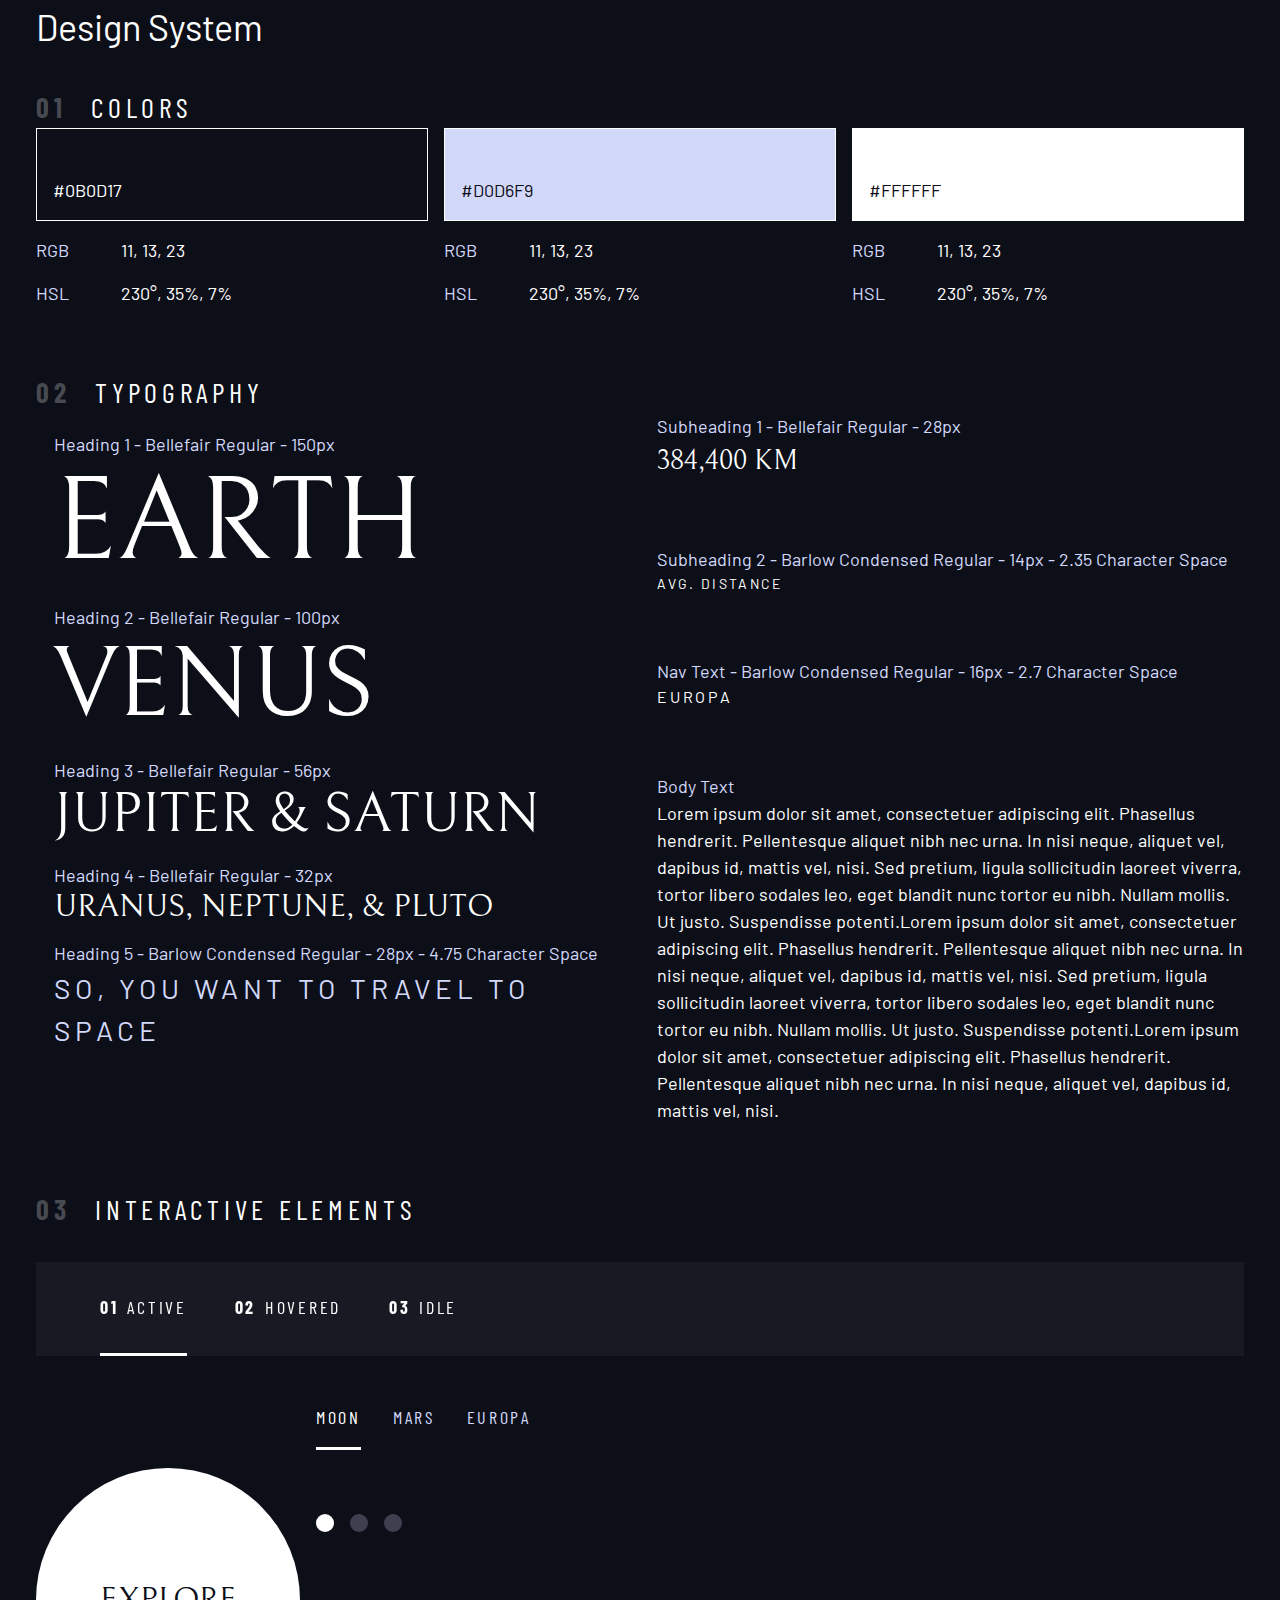
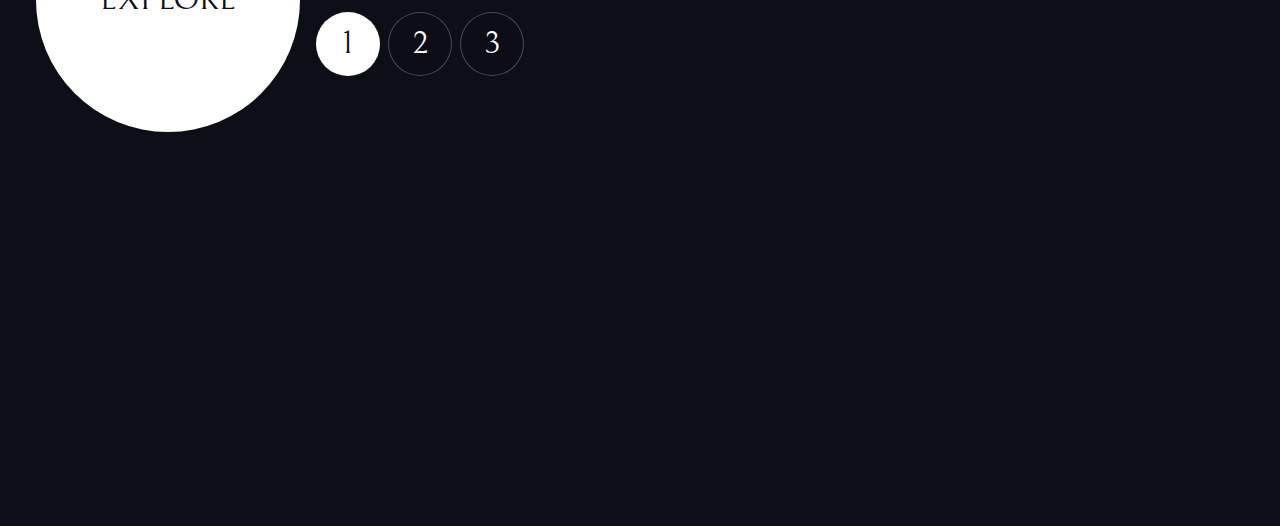
<file: design-system.html>
<!-- lesson 7-9 color utility classes challenges-->
<!DOCTYPE html>
  <head>
    <link rel="stylesheet" href="index.css" />
    <title>Design system</title>
    <!-- google fonts -->
    <link rel="preconnect" href="https://fonts.googleapis.com" />
    <link rel="preconnect" href="https://fonts.gstatic.com" crossorigin />
    <link
      href="https://fonts.googleapis.com/css2?family=Barlow&family=Barlow+Condensed&family=Bellefair&display=swap"
      rel="stylesheet"
    />

    <link rel="stylesheet" href="index.css" />
  </head>
  <body>
    <!-- CHALLENGE ----------------
             1. Give the first div a light blue background and dark text color
             2. Give the second div a white background and dark text color
             3. Give the third div a light blue background with a 20% alpha value and white text
        --------------------------- -->

    <div class="container">
      <h1>Design System</h1>
      <section id="colors">
        <h2 class="numbered-title"><span>01</span> colors</h2>
        <div class="flex">
          <div class="flow flow-space" style="flex-grow: 1">
            <div
              class="bg-dark text-white"
              style="padding: 3rem 1rem 1rem; border: 1px solid white"
            >
              #0B0D17
            </div>
            <p class=""><span class="text-accent">RGB</span> 11, 13, 23</p>
            <p class=""><span class="text-accent">HSL</span> 230°, 35%, 7%</p>
          </div>
          <div class="flow flow-space" style="flex-grow: 1">
            <div
              class="bg-accent text-dark"
              style="padding: 3rem 1rem 1rem; border: 1px solid white"
            >
              #D0D6F9
            </div>
            <p class=""><span class="text-accent">RGB</span> 11, 13, 23</p>
            <p class=""><span class="text-accent">HSL</span> 230°, 35%, 7%</p>
          </div>
          <div class="flow flow-space" style="flex-grow: 1">
            <div
              class="bg-white text-dark"
              style="padding: 3rem 1rem 1rem; border: 1px solid white"
            >
              #FFFFFF
            </div>
            <p class=""><span class="text-accent">RGB</span> 11, 13, 23</p>
            <p class=""><span class="text-accent">HSL</span> 230°, 35%, 7%</p>
          </div>
        </div>
      </section>
      <section id="typography" style="margin: 4rem 0">
        <h2 class="numbered-title"><span>02 </span>Typography</h2>
        <div class="flex">
          <div class="flow" style="flex-basis: 100%; padding: 1em">
            <div>
              <p class="text-accent">Heading 1 - Bellefair Regular - 150px</p>
              <p class="ff-serif fs-900 uppercase">Earth</p>
            </div>
            <div>
              <p class="text-accent">Heading 2 - Bellefair Regular - 100px</p>
              <p class="ff-serif fs-800 uppercase">Venus</p>
            </div>
            <div>
              <p class="text-accent">Heading 3 - Bellefair Regular - 56px</p>
              <p class="ff-serif fs-700 uppercase">Jupiter & Saturn</p>
            </div>
            <div>
              <p class="text-accent">Heading 4 - Bellefair Regular - 32px</p>
              <p class="ff-serif fs-600 uppercase">Uranus, Neptune, & Pluto</p>
            </div>
            <div>
              <p class="text-accent">
                Heading 5 - Barlow Condensed Regular - 28px - 4.75 Character
                Space
              </p>
              <p
                class="text-accent ff-san-cond fs-500 uppercase letter-spacing-1"
              >
                So, you want to travel to space
              </p>
            </div>
          </div>

          <div class="flow" style="flex-basis: 100%; --flow-space: 4rem">
            <div>
              <p class="text-accent">Subheading 1 - Bellefair Regular - 28px</p>
              <p class="ff-serif fs-500 uppercase">384,400 km</p>
            </div>
            <div>
              <p class="text-accent">
                Subheading 2 - Barlow Condensed Regular - 14px - 2.35 Character
                Space
              </p>
              <p class="ff-san-cond fs-200 uppercase letter-spacing-3">
                Avg. Distance
              </p>
            </div>
            <div>
              <p class="text-accent">
                Nav Text - Barlow Condensed Regular - 16px - 2.7 Character Space
              </p>
              <p class="ff-san-cond fs-300 uppercase letter-spacing-2">
                Europa
              </p>
            </div>
            <div>
              <p class="text-accent">Body Text</p>
              <p>
                Lorem ipsum dolor sit amet, consectetuer adipiscing elit.
                Phasellus hendrerit. Pellentesque aliquet nibh nec urna. In nisi
                neque, aliquet vel, dapibus id, mattis vel, nisi. Sed pretium,
                ligula sollicitudin laoreet viverra, tortor libero sodales leo,
                eget blandit nunc tortor eu nibh. Nullam mollis. Ut justo.
                Suspendisse potenti.Lorem ipsum dolor sit amet, consectetuer
                adipiscing elit. Phasellus hendrerit. Pellentesque aliquet nibh
                nec urna. In nisi neque, aliquet vel, dapibus id, mattis vel,
                nisi. Sed pretium, ligula sollicitudin laoreet viverra, tortor
                libero sodales leo, eget blandit nunc tortor eu nibh. Nullam
                mollis. Ut justo. Suspendisse potenti.Lorem ipsum dolor sit
                amet, consectetuer adipiscing elit. Phasellus hendrerit.
                Pellentesque aliquet nibh nec urna. In nisi neque, aliquet vel,
                dapibus id, mattis vel, nisi.
              </p>
            </div>
          </div>
        </div>
      </section>
      <section class="flow" id="interactive-buttons">
        <h2 class="numbered-title"><span>03</span> Interactive elements</h2>

        <!-- navigation -->
        <div>
          <nav>
            <div class="primary-navigation underline-indicators flex">
              <li class="active">
                <a class="uppercase text-white letter-spacing-2" href="#"
                  ><span>01</span>Active</a
                >
              </li>
              <li>
                <a class="uppercase text-white letter-spacing-2" href="#"
                  ><span>02</span>Hovered</a
                >
              </li>
              <li>
                <a class="uppercase text-white letter-spacing-2" href="#"
                  ><span>03</span>Idle</a
                >
              </li>
            </div>
          </nav>
        </div>

        <div class="flex">
          <div style="margin-top: 5rem">
            <!-- explore button -->
            <a
              href="#"
              class="large-button bg-white text-dark ff-serif uppercase fs-600"
              >Explore</a
            >
          </div>

          <div class="flow" style="margin-bottom: 50vh">
            <!-- Tabs -->
              <!-- buttons are inheriting all the styles from the parent div
                <div class="btn uppercase ff-san-cond flex underline-indicators letter-spacing-2 bg-dark text-accent">
                <button class="active">Moon</button>
                <button class="">Mars</button>
                <button class="">Europa</button>
              </div> -->
              <div class="tab-list flex underline-indicators letter-spacing-2 ">
               <!-- since  it is a tab-list which presents the content on the same page use aria-selected to help assistive technologies give more context
               about which tab is open right now
               for list/links use classes because each list/link opens up a new webpage and that's why classes are preferred over there to toggle styles/webpages on links
               whereas in tab-lists we can use aria-selected attribute to toggle different content on the same page using JS -->
                <button aria-selected="true" class=" uppercase ff-sans-cond letter-spacing-2 bg-dark text-accent">Moon</button>
                <button aria-selected="false" class="uppercase ff-sans-cond letter-spacing-2 bg-dark text-accent">Mars</button>
                <button aria-selected="false" class="uppercase ff-sans-cond letter-spacing-2 bg-dark text-accent">Europa</button>
              </div>
            <!-- Dots -->
            <div class="dot-indicators flex  " style="--flow-space:4rem">
              <!-- sr-only visually hides the content, but for the screen reader the content provides the context regarding the slide butttons which they can announce to the listeners -->
               <button aria-selected="true" class=""><span class="sr-only">Style-1</span></button>
               <button aria-selected="false" class=""><span class="sr-only">Style-2</span></button>
               <button aria-selected="false" class=""><span class="sr-only">Style-3</span></button>
             </div>
            <!-- Numbers -->
            <div class="number-indicators ff-serif fs-600 flow " style="--flow-space:4rem ;">
              <button aria-selected="true">1</button>
              <button aria-selected="false">2</button>
              <button aria-selected="false">3</button>
            </div>
          </div>
        </div>
      </section>
      <!-- <div class="bg-accent text-dark" style="padding: 1rem">
        light blue bg, with dark text
      </div>

      <div class="bg-white text-dark" style="padding: 1rem">
        white bg, with dark text
      </div>

      <div class="example-component text-white" style="padding: 1rem">
        light blue bg with a 20% alpha and white text
      </div> -->
    </div>
  </body>
</html>
</file>
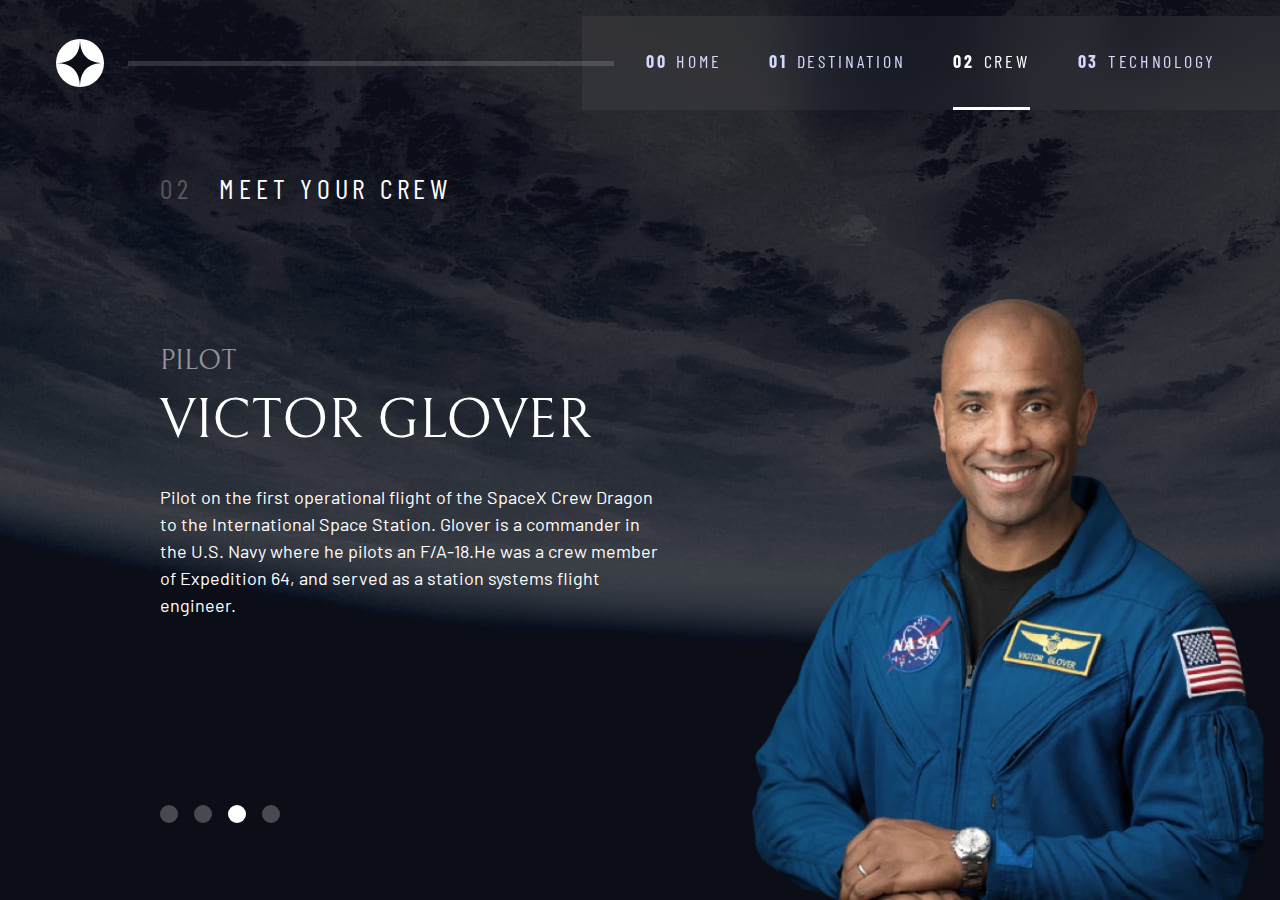
<file: retry/crew.html>
<!DOCTYPE html>
<html lang="en">
  <head>
    <meta charset="UTF-8" />
    <meta name="viewport" content="width=device-width, initial-scale=1.0" />

    <link
      rel="icon"
      type="image/png"
      sizes="32x32"
      href="./assets/favicon-32x32.png"
    />

    <title>Frontend Mentor | Space tourism website</title>
    <!-- google fonts -->
    <link rel="preconnect" href="https://fonts.googleapis.com" />
    <link rel="preconnect" href="https://fonts.gstatic.com" crossorigin />
    <link
      href="https://fonts.googleapis.com/css2?family=Barlow&family=Barlow+Condensed&family=Bellefair&display=swap"
      rel="stylesheet"
    />
    <!-- custom css -->
    <link rel="stylesheet" href="index_retry.css" />
    <script src="navigation_retry.js" defer></script>
    <script src="tab_retry.js" defer></script>
  </head>
  <body class="crew">
    <!-- since we want screen reader to avoid reading skip to main content tab use aria-hidden=true -->
    <a href="#main" class="skip-to-content">Skip to Main Content</a>
    <header class="primary-header flex">
      <div>
        <!-- image stretches as a flex item so keep the image inside the div to not stretch it beyond its aspect-ratio/original size -->
        <img
          src="assets/shared/logo.svg"
          alt="space tourism logo"
          class="logo"
        />
      </div>
      <button
        class="mobile-nav-toggle"
        aria-controls="primary-navigation"
        aria-expanded="false"
        data-image="open"
      >
        <span class="sr-only">Menu</span>
      </button>
      <nav>
        <!-- https://www.scottohara.me/blog/2019/01/12/lists-and-safari.html
        https://andy-bell.co.uk/a-modern-css-reset/ -->
        <ul
          id="primary-navigation"
          class="primary-navigation underline-indicators flex ff-sans-cond fs-400 uppercase letter-spacing-2"
          role="list"
          data-visible="false"
        >
          <li>
            <!-- to prevent the screen reader from reading numbers in the navigation tabs set aria-hidden to true -->
            <a href="index_retry.html" class="text-accent"
              ><span aria-hidden="true">00</span>Home</a
            >
          </li>
          <li>
            <a href="destination.html" class="text-accent">
              <span aria-hidden="true">01</span>Destination</a
            >
          </li>
          <li class="active">
            <a href="crew.html" class="text-accent"
              ><span aria-hidden="true">02</span>Crew</a
            >
          </li>
          <li>
            <a href="technology.html" class="text-accent"
              ><span aria-hidden="true">03</span>Technology</a
            >
          </li>
        </ul>
      </nav>
    </header>
    <main id="main" class="grid-container grid-container--crew flow">
      <!-- despite visually this title is smaller but it is the main heading of the page as it is more relevant to the page and remains the same across different tab/contents on the page -->
      <h1 class="numbered-title">
        <span aria-hidden="true">02</span> Meet your crew
      </h1>
      <!-- since we are using non semantic tag for list we need to specify role to provide context for accessibility and screenreader -->
      <div
        class="dot-indicators flex"
        style="--flex-gap: 0.8rem"
        role="tablist"
        aria-label="crew list"
      >
        <!-- giving appropriate names to tab indicators for screen reader to read and provide context for accessibility -->
        <!-- https://developer.mozilla.org/en-US/docs/Web/Accessibility/ARIA/Attributes/aria-labelledby \
        for button,a,td aria-labelledby is not required because for them accessible names from the text between the opening and closing tags of these elements
      but for non-semantic  elements like span aria-labelledby is required to provide its accessible name if there is text between its opening or closing tags if there is no text then use aria-label to define its accessible name-->
        <button
          aria-selected="false"
          role="tab"
          aria-controls="commander-tab"
          data-image="commander-image"
          aria-labelledby="Thecommander"
        >
          <span id="Thecommander" class="sr-only">The Commander</span>
        </button>
        <button
          aria-selected="false"
          role="tab"
          aria-controls="specialist-tab"
          data-image="specialist-image"
          aria-labelledby="themissionspecialist"
        >
          <span id="themissionspecialist" class="sr-only"
            >The Mission Specialist</span
          >
        </button>
        <button
          aria-selected="true"
          role="tab"
          aria-controls="pilot-tab"
          data-image="pilot-image"
          aria-labelledby="thepilot"
        >
          <span id="thepilot" class="sr-only">The Pilot</span>
        </button>
        <button
          aria-selected="false"
          role="tab"
          aria-controls="engineer-tab"
          data-image="engineer-image"
          aria-labelledby="thecrewengineer"
        >
          <span id="thecrewengineer" class="sr-only">The Crew Engineer</span>
        </button>
      </div>

      <!-- this content is isolated and changes across different tabs -->
      <!-- <article
        id="pilot-tab"
        class="crew-details flow slide-left"
        role="tabpanel"
        data-hidden="false"
      > -->
      <article
        id="pilot-tab"
        class="crew-details flow"
        role="tabpanel"
        data-hidden="false"
      >
        <!-- since this header section containing title and subtitle in the article section it can have its own header tag -->
        <header class="flow flow-space--small">
          <h2 class="uppercase fs-500 ff-serif">Pilot</h2>
          <p class="fs-700 uppercase ff-serif">Victor Glover</p>
        </header>
        <p>
          Pilot on the first operational flight of the SpaceX Crew Dragon to the
          International Space Station. Glover is a commander in the U.S. Navy
          where he pilots an F/A-18.He was a crew member of Expedition 64, and
          served as a station systems flight engineer.
        </p>
      </article>
      <article
        id="commander-tab"
        class="crew-details flow"
        role="tabpanel"
        data-hidden="true"
      >
        <!-- since this header section containing title and subtitle in the article section it can have its own header tag -->
        <header class="flow flow-space--small">
          <h2 class="uppercase fs-500 ff-serif">commander</h2>
          <p class="fs-700 uppercase ff-serif">Douglas Hurley</p>
        </header>
        <p>
          Douglas Gerald Hurley is an American engineer, former Marine Corps
          pilot and former NASA astronaut. He launched into space for the third
          time as commander of Crew Dragon Demo-2.
        </p>
      </article>
      <article
        id="specialist-tab"
        class="crew-details flow"
        role="tabpanel"
        data-hidden="true"
      >
        <!-- since this header section containing title and subtitle in the article section it can have its own header tag -->
        <header class="flow flow-space--small">
          <h2 class="uppercase fs-500 ff-serif">Mission Specialist</h2>
          <p class="fs-700 uppercase ff-serif">Mark Shuttleworth</p>
        </header>
        <p>
          Mark Richard Shuttleworth is the founder and CEO of Canonical, the
          company behind the Linux-based Ubuntu operating system. Shuttleworth
          became the first South African to travel to space as a space tourist.
        </p>
      </article>
      <article
        id="engineer-tab"
        class="crew-details flow"
        role="tabpanel"
        data-hidden="true"
      >
        <!-- since this header section containing title and subtitle in the article section it can have its own header tag -->
        <header class="flow flow-space--small">
          <h2 class="uppercase fs-500 ff-serif">Flight Engineer</h2>
          <p class="fs-700 uppercase ff-serif">Anousheh Ansari</p>
        </header>
        <p>
          Anousheh Ansari is an Iranian American engineer and co-founder of
          Prodea Systems. Ansari was the fourth self-funded space tourist, the
          first self-funded woman to fly to the ISS, and the first Iranian in
          space.
        </p>
      </article>
      <!-- since the picture element is at different location in different screen we need to set them as a child of main container/element in order to manipulate its location using grid-template areas across different screens -->
      <!-- <picture id="pilot-image" class="slide-right" data-hidden="false"> -->
      <picture id="pilot-image" data-hidden="false">
        <!-- type provides context for picture source element -->
        <source
          srcset="assets/crew/image-victor-glover.webp"
          type="image/webp"
        />
        <img src="assets/crew/image-victor-glover.png" alt="victor glover" />
      </picture>
      <picture id="commander-image" data-hidden="true">
        <!-- type provides context for picture source element -->
        <source
          srcset="assets/crew/image-douglas-hurley.webp"
          type="image/webp"
        />
        <img src="assets/crew/image-douglas-hurley.png" alt="douglas hurley" />
      </picture>
      <picture id="specialist-image" data-hidden="true">
        <!-- type provides context for picture source element -->
        <source
          srcset="assets/crew/image-mark-shuttleworth.webp"
          type="image/webp"
        />
        <img
          src="assets/crew/image-mark-shuttleworth.png"
          alt="mark shuttleworth"
        />
      </picture>
      <picture id="engineer-image" data-hidden="true">
        <!-- type provides context for picture source element -->
        <source
          srcset="assets/crew/image-anousheh-ansari.webp"
          type="image/webp"
        />
        <img
          src="assets/crew/image-anousheh-ansari.png"
          alt="anousheh ansari"
        />
      </picture>
    </main>
    <!-- 00 Home
  01 Destination
  02 Crew
  03 Technology

  02 Meet your crew

  Pilot
  Victor Glover

  Pilot on the first operational flight of the SpaceX Crew Dragon to the 
  International Space Station. Glover is a commander in the U.S. Navy where 
  he pilots an F/A-18.He was a crew member of Expedition 64, and served as a 
  station systems flight engineer.  -->
  </body>
</html>
</file>
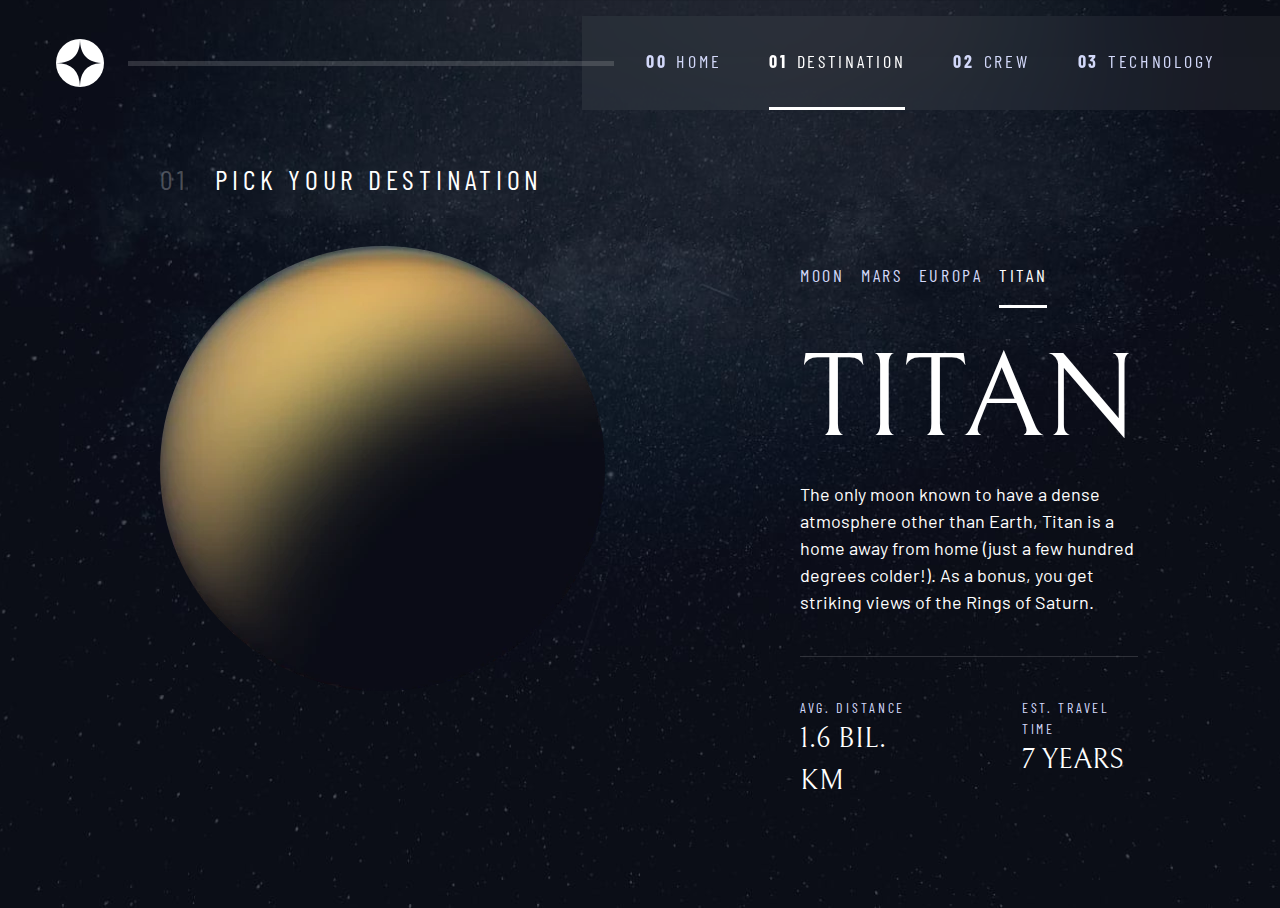
<file: retry/destination.html>
<!DOCTYPE html>
<html lang="en">
  <head>
    <meta charset="UTF-8" />
    <meta name="viewport" content="width=device-width, initial-scale=1.0" />

    <link
      rel="icon"
      type="image/png"
      sizes="32x32"
      href="./assets/favicon-32x32.png"
    />

    <title>Frontend Mentor | Space tourism website</title>
    <!-- google fonts -->
    <link rel="preconnect" href="https://fonts.googleapis.com" />
    <link rel="preconnect" href="https://fonts.gstatic.com" crossorigin />
    <link
      href="https://fonts.googleapis.com/css2?family=Barlow&family=Barlow+Condensed&family=Bellefair&display=swap"
      rel="stylesheet"
    />
    <!-- custom css -->
    <link rel="stylesheet" href="index_retry.css" />
    <script src="navigation_retry.js" defer></script>
    <script src="tab_retry.js" defer></script>
  </head>
  <body class="destination">
    <!-- since we want screen reader to avoid reading skip to main content tab use aria-hidden=true -->
    <a href="#main" class="skip-to-content">Skip to Main Content</a>
    <header class="primary-header flex">
      <div>
        <!-- image stretches as a flex item so keep the image inside the div to not stretch it beyond its aspect-ratio/original size -->
        <img
          src="assets/shared/logo.svg"
          alt="space tourism logo"
          class="logo"
        />
      </div>
      <button
        class="mobile-nav-toggle"
        aria-controls="primary-navigation"
        aria-expanded="false"
        data-image="open"
      >
        <span class="sr-only">Menu</span>
      </button>
      <nav>
        <!-- https://www.scottohara.me/blog/2019/01/12/lists-and-safari.html
        https://andy-bell.co.uk/a-modern-css-reset/ -->
        <ul
          id="primary-navigation"
          class="primary-navigation underline-indicators flex ff-sans-cond fs-400 uppercase letter-spacing-2"
          role="list"
          data-visible="false"
        >
          <li>
            <!-- to prevent the screen reader from reading numbers in the navigation tabs set aria-hidden to true -->
            <a href="index_retry.html" class="text-accent"
              ><span aria-hidden="true">00</span>Home</a
            >
          </li>
          <li class="active">
            <a href="destination.html" class="text-accent">
              <span aria-hidden="true">01</span>Destination</a
            >
          </li>
          <li>
            <a href="crew.html" class="text-accent"
              ><span aria-hidden="true">02</span>Crew</a
            >
          </li>
          <li>
            <a href="technology.html" class="text-accent"
              ><span aria-hidden="true">03</span>Technology</a
            >
          </li>
        </ul>
      </nav>
    </header>
    <main id="main" class="grid-container grid-container--destination flow">
      <h1 class="numbered-title">
        <span aria-hidden="true">01</span> Pick your destination
      </h1>
      <!-- <picture id="titan-image" class="slide-left" data-hidden="false"> -->
      <picture id="titan-image" data-hidden="false">
        <!-- sourcet allows for multiple sources to mention and find resource in -->
        <source
          srcset="assets/destination/image-titan.webp"
          type="image/webp"
        />
        <img src="assets/destination/image-titan.png" alt="titan" />
      </picture>
      <picture id="moon-image" data-hidden="true">
        <!-- sourcet allows for multiple sources to mention and find resource in -->
        <source srcset="assets/destination/image-moon.webp" type="image/webp" />
        <img src="assets/destination/image-moon.png" alt="moon" />
      </picture>
      <picture id="mars-image" data-hidden="true">
        <!-- sourcet allows for multiple sources to mention and find resource in -->
        <source srcset="assets/destination/image-mars.webp" type="image/webp" />
        <img src="assets/destination/image-mars.png" alt="mars" />
      </picture>
      <picture id="europa-image" data-hidden="true">
        <!-- sourcet allows for multiple sources to mention and find resource in -->
        <source
          srcset="assets/destination/image-europa.webp"
          type="image/webp"
        />
        <img src="assets/destination/image-europa.png" alt="europa" />
      </picture>
      <!-- defining role attribute to give context to the element for screen readers to understand and giving aria-lable to label the tablist for screen readers to read -->
      <div
        class="tab-list underline-indicators flex"
        role="tablist"
        aria-label="destination list"
      >
        <!-- role and data attribute can be made on the fly as we want to use to control whatever we want and it is beneficial for accessibility reasons and data attributes help for DOM manipulation -->
        <a
          href="#"
          role="tab"
          aria-controls="moon-tab"
          data-image="moon-image"
          aria-selected="false"
          class="ff-sans-cond text-accent letter-spacing-2 uppercase"
          tabindex="-1"
          >Moon</a
        >
        <!-- tabindex -1 prevents the element from being accessed using tab key  -->
        <!-- tabindex helps in setting up sequential order for navigating the tabs using tab key -->
        <a
          href="#"
          role="tab"
          aria-controls="mars-tab"
          data-image="mars-image"
          aria-selected="false"
          class="ff-sans-cond text-accent letter-spacing-2 uppercase"
          tabindex="-1"
          >Mars</a
        >
        <a
          href="#"
          role="tab"
          aria-controls="europa-tab"
          data-image="europa-image"
          aria-selected="false"
          class="ff-sans-cond text-accent letter-spacing-2 uppercase"
          tabindex="-1"
          >Europa</a
        >
        <a
          href="#"
          role="tab"
          aria-controls="titan-tab"
          data-image="titan-image"
          aria-selected="true"
          class="ff-sans-cond text-accent letter-spacing-2 uppercase"
          tabindex="0"
          >Titan</a
        >
      </div>

      <!-- this is content that is isolated for every page and changes for every page the above content remains the same for all the page in destination link -->

      <!-- <article
        class="destination-info flow slide-right"
        id="titan-tab"
        role="tabpanel"
        data-hidden="false"
      > -->
      <article
        class="destination-info flow"
        id="titan-tab"
        role="tabpanel"
        data-hidden="false"
      >
        <h2 class="fs-900 ff-serif uppercase">Titan</h2>
        <p>
          The only moon known to have a dense atmosphere other than Earth, Titan
          is a home away from home (just a few hundred degrees colder!). As a
          bonus, you get striking views of the Rings of Saturn.
        </p>
        <!-- the meta informantion with just values changing for different pages -->
        <div class="destination-meta flex">
          <!-- since we want to the distance and travel time grouped together and shown side by side for large screen and on top of each other on smalle screen group them using div and use flexbox to control them -->
          <div>
            <h3
              class="ff-sans-cond fs-200 uppercase letter-spacing-2 text-accent"
            >
              Avg. distance
            </h3>
            <p class="ff-serif uppercase">1.6 bil. km</p>
          </div>
          <div>
            <h3
              class="ff-sans-cond fs-200 uppercase letter-spacing-2 text-accent"
            >
              Est. travel time
            </h3>
            <p class="ff-serif uppercase">7 years</p>
          </div>
        </div>
      </article>
      <article
        class="destination-info flow"
        id="moon-tab"
        role="tabpanel"
        data-hidden="true"
      >
        <h2 class="fs-900 ff-serif uppercase">Moon</h2>
        <p>
          See our planet as you’ve never seen it before. A perfect relaxing trip
          away to help regain perspective and come back refreshed. While you’re
          there, take in some history by visiting the Luna 2 and Apollo 11
          landing sites. Avg. distance 384,400 km Est. travel time 3 days
        </p>
        <!-- the meta informantion with just values changing for different pages -->
        <div class="destination-meta flex">
          <!-- since we want to the distance and travel time grouped together and shown side by side for large screen and on top of each other on smalle screen group them using div and use flexbox to control them -->
          <div>
            <h3
              class="ff-sans-cond fs-200 uppercase letter-spacing-2 text-accent"
            >
              Avg. distance
            </h3>
            <p class="ff-serif uppercase">384,400 km</p>
          </div>
          <div>
            <h3
              class="ff-sans-cond fs-200 uppercase letter-spacing-2 text-accent"
            >
              Est. travel time
            </h3>
            <p class="ff-serif uppercase">3 days</p>
          </div>
        </div>
      </article>
      <article
        class="destination-info flow"
        id="mars-tab"
        role="tabpanel"
        data-hidden="true"
      >
        <h2 class="fs-900 ff-serif uppercase">Mars</h2>
        <p>
          Don’t forget to pack your hiking boots. You’ll need them to tackle
          Olympus Mons, the tallest planetary mountain in our solar system. It’s
          two and a half times the size of Everest!
        </p>
        <!-- the meta informantion with just values changing for different pages -->
        <div class="destination-meta flex">
          <!-- since we want to the distance and travel time grouped together and shown side by side for large screen and on top of each other on smalle screen group them using div and use flexbox to control them -->
          <div>
            <h3
              class="ff-sans-cond fs-200 uppercase letter-spacing-2 text-accent"
            >
              Avg. distance
            </h3>
            <p class="ff-serif uppercase">225 mil. km</p>
          </div>
          <div>
            <h3
              class="ff-sans-cond fs-200 uppercase letter-spacing-2 text-accent"
            >
              Est. travel time
            </h3>
            <p class="ff-serif uppercase">9 months</p>
          </div>
        </div>
      </article>
      <article
        class="destination-info flow"
        id="europa-tab"
        role="tabpanel"
        data-hidden="true"
      >
        <h2 class="fs-900 ff-serif uppercase">Europa</h2>
        <p>
          The smallest of the four Galilean moons orbiting Jupiter, Europa is a
          winter lover’s dream. With an icy surface, it’s perfect for a bit of
          ice skating, curling, hockey, or simple relaxation in your snug
          wintery cabin.
        </p>
        <!-- the meta informantion with just values changing for different pages -->
        <div class="destination-meta flex">
          <!-- since we want to the distance and travel time grouped together and shown side by side for large screen and on top of each other on smalle screen group them using div and use flexbox to control them -->
          <div>
            <h3
              class="ff-sans-cond fs-200 uppercase letter-spacing-2 text-accent"
            >
              Avg. distance
            </h3>
            <p class="ff-serif uppercase">628 mil. km</p>
          </div>
          <div>
            <h3
              class="ff-sans-cond fs-200 uppercase letter-spacing-2 text-accent"
            >
              Est. travel time
            </h3>
            <p class="ff-serif uppercase">3 years</p>
          </div>
        </div>
      </article>
    </main>
    <!-- 00 Home
  01 Destination
  02 Crew
  03 Technology

  01 Pick your destination

  Moon
  Mars
  Europa
  Titan

  Titan

  The only moon known to have a dense atmosphere other than Earth, Titan 
  is a home away from home (just a few hundred degrees colder!). As a 
  bonus, you get striking views of the Rings of Saturn.

  Avg. distance
  1.6 bil. km

  Est. travel time
  7 years -->
  </body>
</html>
</file>
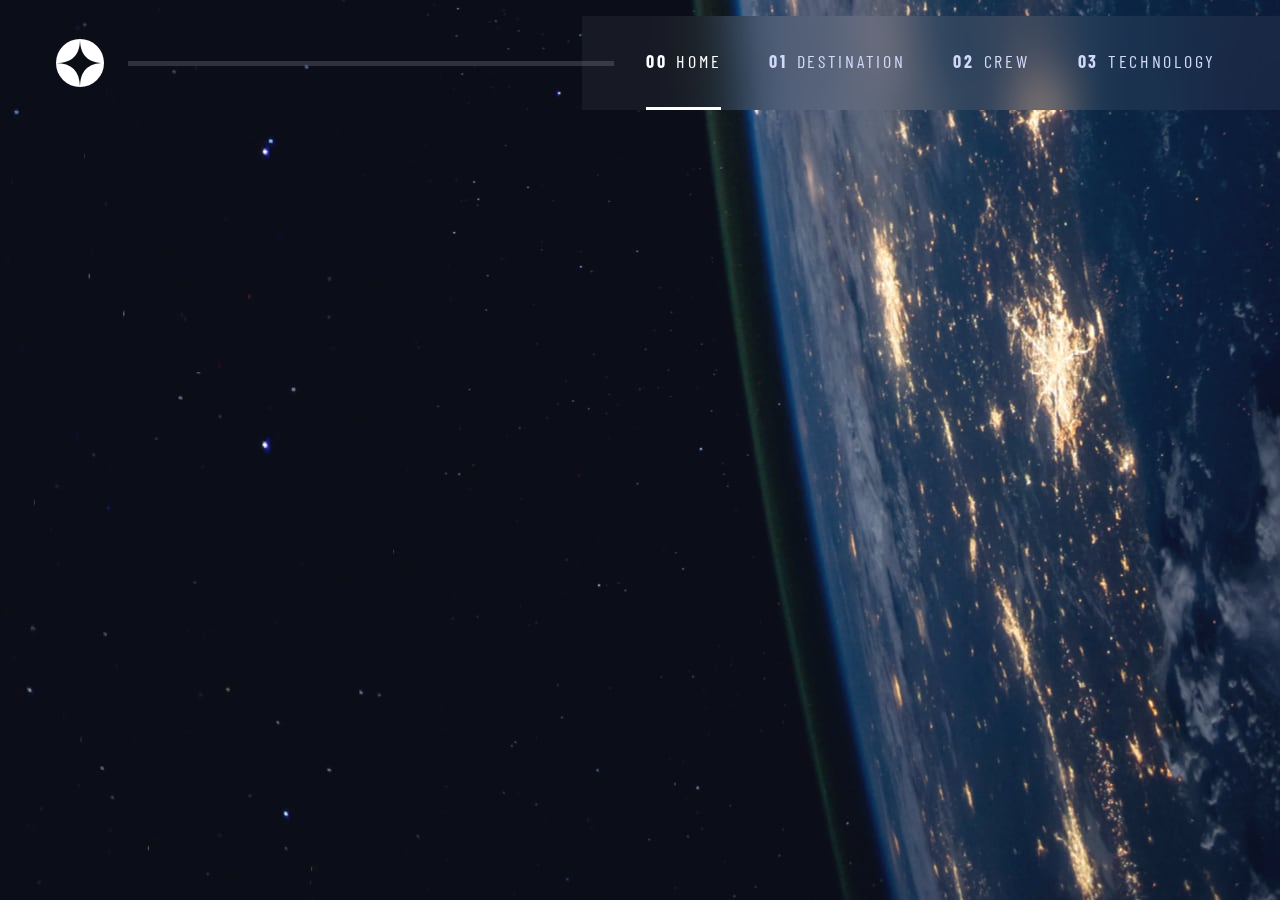
<file: retry/index_retry.html>
<!DOCTYPE html>
<html lang="en">
  <head>
    <meta charset="UTF-8" />
    <meta name="viewport" content="width=device-width, initial-scale=1.0" />

    <link
      rel="icon"
      type="image/png"
      sizes="32x32"
      href="./assets/favicon-32x32.png"
    />

    <title>Frontend Mentor | Space tourism website</title>
    <!-- google fonts -->
    <link rel="preconnect" href="https://fonts.googleapis.com" />
    <link rel="preconnect" href="https://fonts.gstatic.com" crossorigin />
    <link
      href="https://fonts.googleapis.com/css2?family=Barlow&family=Barlow+Condensed&family=Bellefair&display=swap"
      rel="stylesheet"
    />
    <!-- custom css -->
    <link rel="stylesheet" href="index_retry.css" />
    <script src="navigation_retry.js" defer></script>
  </head>
  <body class="home">
    <!-- since we want screen reader to avoid reading skip to main content tab use aria-hidden=true -->
    <a href="#main" class="skip-to-content">Skip to Main Content</a>
    <header class="primary-header flex">
      <div>
        <!-- image stretches as a flex item so keep the image inside the div to not stretch it beyond its aspect-ratio/original size -->
        <img
          src="assets/shared/logo.svg"
          alt="space tourism logo"
          class="logo"
        />
      </div>
      <button
        class="mobile-nav-toggle"
        aria-controls="primary-navigation"
        aria-expanded="false"
        data-image="open"
      >
        <span class="sr-only">Menu</span>
      </button>
      <nav>
        <!-- https://www.scottohara.me/blog/2019/01/12/lists-and-safari.html
        https://andy-bell.co.uk/a-modern-css-reset/ -->
        <ul
          id="primary-navigation"
          class="primary-navigation underline-indicators flex ff-sans-cond fs-400 uppercase letter-spacing-2"
          role="list"
          data-visible="false"
        >
          <li class="active">
            <!-- to prevent the screen reader from reading numbers in the navigation tabs set aria-hidden to true -->
            <!-- class=nav-link and aria-pressed is for js code in tab_retry.js -->
            <a
              class="nav-link"
              href="index_retry.html"
              class="text-accent"
              aria-pressed="false"
              ><span aria-hidden="true">00</span>Home</a
            >
          </li>
          <li>
            <a href="destination.html" class="text-accent">
              <span aria-hidden="true">01</span>Destination</a
            >
          </li>
          <li>
            <a href="crew.html" class="text-accent"
              ><span aria-hidden="true">02</span>Crew</a
            >
          </li>
          <li>
            <a href="technology.html" class="text-accent"
              ><span aria-hidden="true">03</span>Technology</a
            >
          </li>
        </ul>
      </nav>
    </header>
    <main id="main" class="grid-container grid-container--home">
      <div class="home-content slide-left">
        <!-- <div> -->

        <h1 class="ff-sans-cond fs-500 uppercase letter-spacing-1 text-accent">
          So, you want to travel to
          <span class="fs-900 d-block ff-serif text-white uppercase"
            >Space</span
          >
        </h1>
        <p>
          Let’s face it; if you want to go to space, you might as well genuinely
          go to outer space and not hover kind of on the edge of it. Well sit
          back, and relax because we’ll give you a truly out of this world
          experience!
        </p>
      </div>
      <div>
        <a
          id="explore-button"
          href="destination-titan.html"
          class="large-button ff-serif fs-500 uppercase bg-white text-dark slide-right"
        >
          <!-- <a
          id="explore-button"
          href="destination-titan.html"
          class="large-button ff-serif fs-500 uppercase bg-white text-dark"
        > -->
          Explore
        </a>
      </div>
    </main>

    <!-- <div class="cta container grid">
      <div class="box sr-only">a</div>
      <div class="box">b</div>
      <div class="box">c</div>
      <div class="box">d</div>
    </div> -->

    <!-- <script src="index_retry.js"></script> -->
  </body>
</html>
</file>
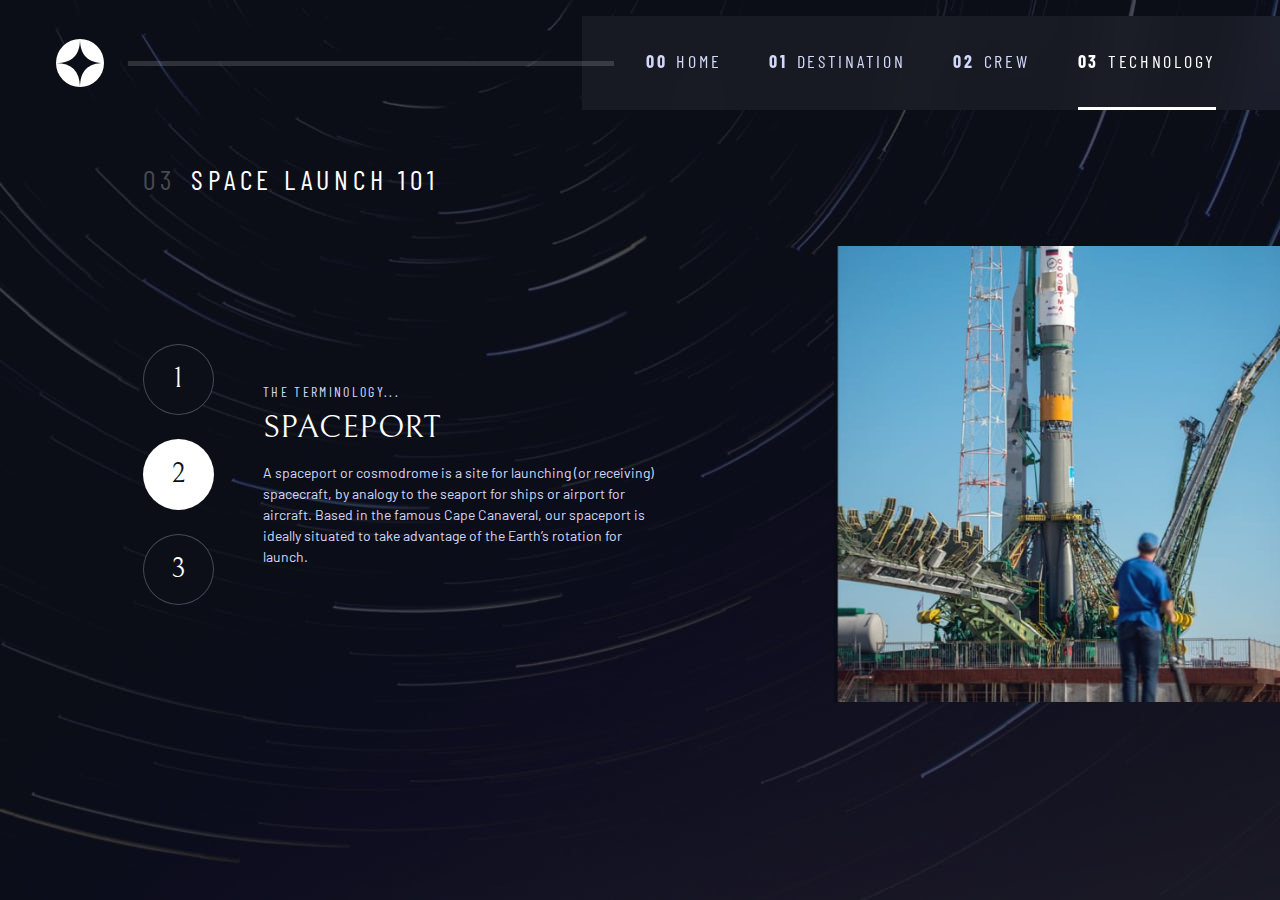
<file: retry/technology.html>
<!DOCTYPE html>
<html lang="en">
  <head>
    <meta charset="UTF-8" />
    <meta name="viewport" content="width=device-width, initial-scale=1.0" />

    <link
      rel="icon"
      type="image/png"
      sizes="32x32"
      href="./assets/favicon-32x32.png"
    />

    <title>Frontend Mentor | Space tourism website</title>
    <!-- google fonts -->
    <link rel="preconnect" href="https://fonts.googleapis.com" />
    <link rel="preconnect" href="https://fonts.gstatic.com" crossorigin />
    <link
      href="https://fonts.googleapis.com/css2?family=Barlow&family=Barlow+Condensed&family=Bellefair&display=swap"
      rel="stylesheet"
    />
    <!-- custom css -->
    <link rel="stylesheet" href="index_retry.css" />
    <script src="navigation_retry.js" defer></script>
    <script src="tab_retry.js" defer></script>
  </head>
  <body class="technology">
    <!-- since we want screen reader to avoid reading skip to main content tab use aria-hidden=true -->
    <a href="#main" class="skip-to-content">Skip to Main Content</a>
    <header class="primary-header flex">
      <div>
        <!-- image stretches as a flex item so keep the image inside the div to not stretch it beyond its aspect-ratio/original size -->
        <img
          src="assets/shared/logo.svg"
          alt="space tourism logo"
          class="logo"
        />
      </div>
      <button
        class="mobile-nav-toggle"
        aria-controls="primary-navigation"
        aria-expanded="false"
        data-image="open"
      >
        <span class="sr-only">Menu</span>
      </button>
      <nav>
        <!-- https://www.scottohara.me/blog/2019/01/12/lists-and-safari.html
        https://andy-bell.co.uk/a-modern-css-reset/ -->
        <ul
          id="primary-navigation"
          class="primary-navigation underline-indicators flex ff-sans-cond fs-400 uppercase letter-spacing-2"
          role="list"
          data-visible="false"
        >
          <li>
            <!-- to prevent the screen reader from reading numbers in the navigation tabs set aria-hidden to true -->
            <a href="index_retry.html" class="text-accent"
              ><span aria-hidden="true">00</span>Home</a
            >
          </li>
          <li>
            <a href="destination.html" class="text-accent">
              <span aria-hidden="true">01</span>Destination</a
            >
          </li>
          <li>
            <a href="crew.html" class="text-accent"
              ><span aria-hidden="true">02</span>Crew</a
            >
          </li>
          <li class="active">
            <a href="technology.html" class="text-accent"
              ><span aria-hidden="true">03</span>Technology</a
            >
          </li>
        </ul>
      </nav>
    </header>
    <main id="main" class="grid-container grid-container--technology flow">
      <h1 class="numbered-title"><span>03</span>Space launch 101</h1>
      <!-- <picture id="spaceport-image" class="slide-right"> -->
      <picture id="spaceport-image">
        <img
          src="assets/technology/image-spaceport-landscape.jpg"
          class="landscape-image"
          alt="spaceport image in landscape"
        />
        <img
          src="assets/technology/image-spaceport-portrait.jpg"
          class="portrait-image"
          alt="spaceport image in portratit"
        />
      </picture>
      <picture id="vehicle-image" data-hidden="true">
        <img
          src="assets/technology/image-launch-vehicle-landscape.jpg"
          class="landscape-image"
          alt="launch vehicle image in landscape"
        />
        <img
          src="assets/technology/image-launch-vehicle-portrait.jpg"
          class="portrait-image"
          alt="launch vehicle image in portratit"
        />
      </picture>
      <picture id="capsule-image" data-hidden="true">
        <img
          src="assets/technology/image-space-capsule-landscape.jpg"
          class="landscape-image"
          alt="space capsule image in landscape"
        />
        <img
          src="assets/technology/image-space-capsule-portrait.jpg"
          class="portrait-image"
          alt="space capsule image in portratit"
        />
      </picture>
      <div
        class="numbered-indicators fs-500 flex"
        role="tablist"
        aria-controls="spaceport-tab"
        data-image="spaceport-image"
        aria-label="technology list"
      >
        <button
          role="tab"
          aria-selected="false"
          class="ff-serif"
          aria-controls="capsule-tab"
          data-image="capsule-image"
        >
          <!-- adding sr-only class to visually hide text but screen reader can read the content which provides context to the tab -->
          <span class="sr-only">technology first</span>
          <!-- aria-hidden=true makes the screen reader avoid this text and does not read it -->
          <!-- <span aria-hidden="true">1</span> -->1
        </button>
        <button
          role="tab"
          aria-selected="true"
          class="ff-serif"
          aria-controls="spaceport-tab"
          data-image="spaceport-image"
        >
          <span class="sr-only">technology second</span>
          <!-- <span aria-hidden="true">2</span> -->2
        </button>
        <button
          role="tab"
          aria-selected="false"
          class="ff-serif"
          aria-controls="vehicle-tab"
          data-image="vehicle-image"
        >
          <span class="sr-only">technology third</span>
          <!-- <span aria-hidden="true">3</span>-->3
        </button>
      </div>

      <!-- setting tabindex=0 in order to allow access to technology info article using tab key because by default tab key access is not there for technology infor article -->
      <!-- contents inside article are isolated and changed for different pages while the rest of the elements remain the same for different pages -->
      <!-- <article
        class="technology-info flow text-accent fs-200 slide-left"
        id="spaceport-tab"
        role="tabpanel"
        tabindex="0"
      > -->
      <article
        class="technology-info flow text-accent fs-200"
        id="spaceport-tab"
        role="tabpanel"
        tabindex="0"
      >
        <!-- contents inside header are title and subtitle and are style differently then rest of the content so they get their own header tag -->
        <!-- as per the design there is space between the titles so putting flow class and adjusting the flow-space inline here -->
        <header class="flow" style="--flow-space: 0.5rem">
          <h2
            class="uppercase text-accent fs-200 letter-spacing-3 ff-sans-cond"
          >
            The terminology...
          </h2>
          <p class="uppercase ff-serif fs-600 text-white">Spaceport</p>
        </header>
        <!-- since we want to just addjust the margin-top/flow-space size for this paragraph only so put the specific insline style value here
        can't set flow-space value on article because it will alter the flow-space value of article itself in its relation to the main container -->
        <p style="--flow-space: 1rem">
          A spaceport or cosmodrome is a site for launching (or receiving)
          spacecraft, by analogy to the seaport for ships or airport for
          aircraft. Based in the famous Cape Canaveral, our spaceport is ideally
          situated to take advantage of the Earth’s rotation for launch.
        </p>
      </article>
      <!-- setting tabindex=0 in order to allow access to technology info article using tab key because by default tab key access is not there for technology infor article -->
      <!-- contents inside article are isolated and changed for different pages while the rest of the elements remain the same for different pages -->
      <article
        class="technology-info flow text-accent fs-200"
        id="vehicle-tab"
        role="tabpanel"
        tabindex="0"
        data-hidden="true"
      >
        <!-- contents inside header are title and subtitle and are style differently then rest of the content so they get their own header tag -->
        <!-- as per the design there is space between the titles so putting flow class and adjusting the flow-space inline here -->
        <header class="flow" style="--flow-space: 0.5rem">
          <h2
            class="uppercase text-accent fs-200 letter-spacing-3 ff-sans-cond"
          >
            The terminology...
          </h2>
          <p class="uppercase ff-serif fs-600 text-white">Launch vehicle</p>
        </header>
        <!-- since we want to just addjust the margin-top/flow-space size for this paragraph only so put the specific insline style value here
        can't set flow-space value on article because it will alter the flow-space value of article itself in its relation to the main container -->
        <p style="--flow-space: 1rem">
          A launch vehicle or carrier rocket is a rocket-propelled vehicle used
          to carry a payload from Earth's surface to space, usually to Earth
          orbit or beyond. Our WEB-X carrier rocket is the most powerful in
          operation. Standing 150 metres tall, it's quite an awe-inspiring sight
          on the launch pad!
        </p>
      </article>
      <!-- setting tabindex=0 in order to allow access to technology info article using tab key because by default tab key access is not there for technology infor article -->
      <!-- contents inside article are isolated and changed for different pages while the rest of the elements remain the same for different pages -->
      <article
        class="technology-info flow text-accent fs-200"
        id="capsule-tab"
        role="tabpanel"
        tabindex="0"
        data-hidden="true"
      >
        <!-- contents inside header are title and subtitle and are style differently then rest of the content so they get their own header tag -->
        <!-- as per the design there is space between the titles so putting flow class and adjusting the flow-space inline here -->
        <header class="flow" style="--flow-space: 0.5rem">
          <h2
            class="uppercase text-accent fs-200 letter-spacing-3 ff-sans-cond"
          >
            The terminology...
          </h2>
          <p class="uppercase ff-serif fs-600 text-white">Space capsule</p>
        </header>
        <!-- since we want to just addjust the margin-top/flow-space size for this paragraph only so put the specific insline style value here
        can't set flow-space value on article because it will alter the flow-space value of article itself in its relation to the main container -->
        <p style="--flow-space: 1rem">
          A space capsule is an often-crewed spacecraft that uses a blunt-body
          reentry capsule to reenter the Earth's atmosphere without wings. Our
          capsule is where you'll spend your time during the flight. It includes
          a space gym, cinema, and plenty of other activities to keep you
          entertained.
        </p>
      </article>

      <!-- testing some animation display none quirks -->
      <!-- <div class="box">
        <div class="pink_box"></div>
        <div class="blue_box"></div>
      </div> -->
    </main>

    <!-- 00 Home 
  01 Destination
  02 Crew
  03 Technology

  03 Space launch 101

  1
  2
  3

  The terminology...
  Spaceport

  A spaceport or cosmodrome is a site for launching (or receiving) spacecraft, 
  by analogy to the seaport for ships or airport for aircraft. Based in the 
  famous Cape Canaveral, our spaceport is ideally situated to take advantage 
  of the Earth’s rotation for launch. -->
  </body>
</html>
</file>
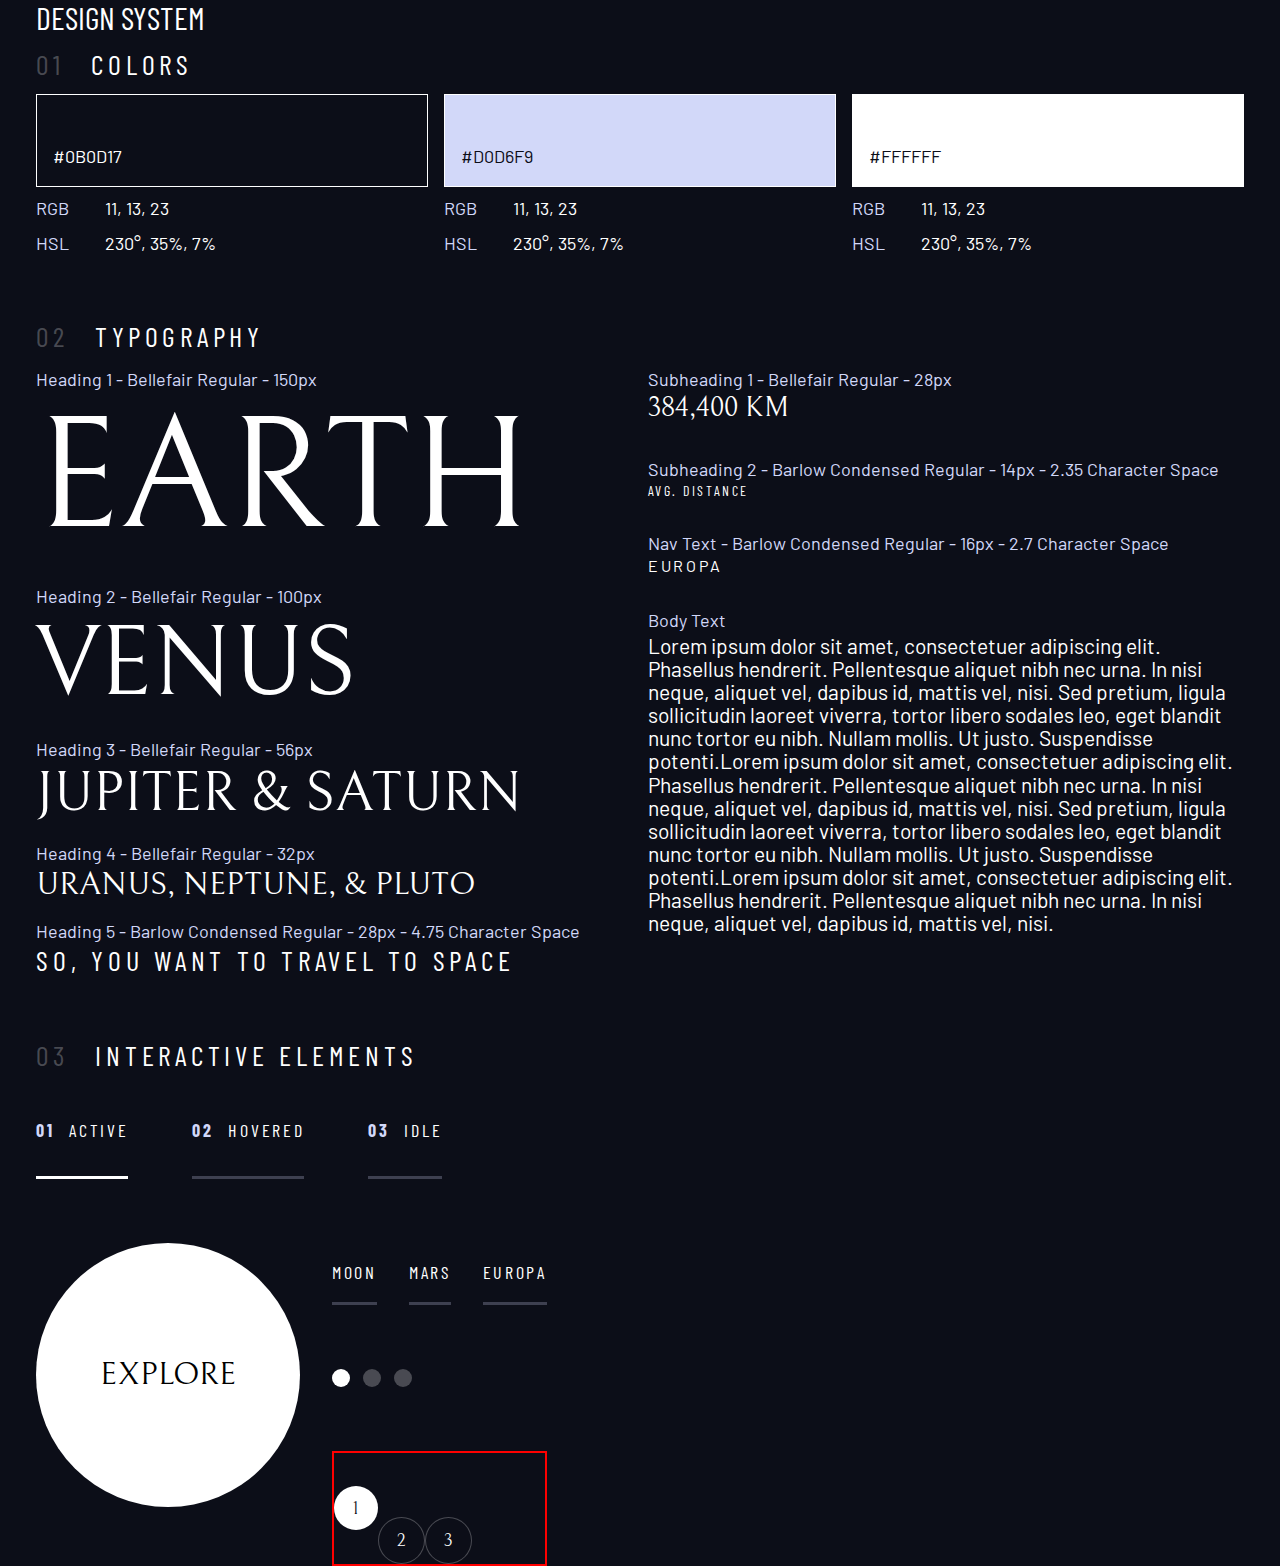
<file: retry/design_system/design-system_copy.html>
<!DOCTYPE html>
  <head>
    <title>Design system</title>
    <!-- google fonts -->
    <link rel="preconnect" href="https://fonts.googleapis.com" />
    <link rel="preconnect" href="https://fonts.gstatic.com" crossorigin />
    <link
      href="https://fonts.googleapis.com/css2?family=Barlow&family=Barlow+Condensed&family=Bellefair&display=swap"
      rel="stylesheet"
    />

    <link rel="stylesheet" href="index_design_copy.css" />
  </head> 
    <body>
        <div class="container " >
            <h1 class="uppercase ff-sans-cond fs-600">Design system</h1>
            <div class="flow" style="--flow-space:4rem">
            <section id="colors" >
                <h2 class="numbered-title "><span>01</span> colors</h2>
                <div class="flex ">
                    <div class="flow" style="flex-grow: 1; --flow-space:0.5rem">
                        <div class="box bg-dark text-white ff-sans-normal">#0B0D17 </div>

                            <p ><span class="uppercase ff-san-cond text-accent">RGB</span> 11, 13, 23</p>
                            <p><span class="uppercase ff-san-cond text-accent">HSL</span>  230°, 35%, 7%</p>
                    </div>
                    <div class="flow" style="flex-grow: 1; --flow-space:0.5rem">
                        <div class="box bg-accent text-dark ff-sans-normal">#D0D6F9 </div>
                            <p ><span class="uppercase ff-san-cond text-accent">RGB</span> 11, 13, 23</p>
                            <p><span class="uppercase ff-san-cond text-accent">HSL</span>  230°, 35%, 7%</p>
                        </div>
                    <div class="flow" style="flex-grow: 1; --flow-space:0.5rem">
                        <div class="box bg-white text-dark ff-sans-normal">#FFFFFF  </div>

                            <p ><span class="uppercase ff-san-cond text-accent">RGB</span> 11, 13, 23</p>
                            <p><span class="uppercase ff-san-cond text-accent">HSL</span>  230°, 35%, 7%</p>
                    </div>
                </div>
            </section>
            <section id="typography">
                <h2 class="numbered-title"><span>02</span> typography</h2>
                <!-- this flow inherits --flow-space:4rem from parent at the top that's why specifically mentioned --flow-space here -->
                <div class="flex">
                <div class="flow" style="flex-basis:100%;--flow-space:1rem">
                <div>
                    <p class="text-accent ff-sans-normal ">Heading 1 - Bellefair Regular - 150px</p>
                    <h3 class="fs-900 ff-serif uppercase">Earth</h3>
                </div>
                
                <div>
                    <p class="text-accent ff-sans-normal ">Heading 2 - Bellefair Regular - 100px</p>
                    <h3 class="fs-800 ff-serif uppercase">Venus</h3>
                </div>
                <div>
                    <p class="text-accent ff-sans-normal ">Heading 3 - Bellefair Regular - 56px</p>
                    <h3 class="fs-700 ff-serif uppercase">Jupiter & Saturn</h3>
                </div>
                <div>
                    <p class="text-accent ff-sans-normal ">Heading 4 - Bellefair Regular - 32px</p>
                    <h3 class="fs-600 ff-serif uppercase">Uranus, Neptune, & Pluto</h3>
                </div>
                <div>
                    <p class="text-accent ff-sans-normal ">Heading 5 - Barlow Condensed Regular - 28px - 4.75 Character Space</p>
                    <h3 class="fs-500 ff-sans-cond uppercase letter-spacing-1">So, you want to travel to space</h3>
                </div>
                </div>
                <div class="flow" style="flex-basis:100%;--flow-space:2rem">
                <div>
                    <p class="text-accent ff-sans-normal ">
                        Subheading 1 - Bellefair Regular - 28px</p>
                    <h3 class="fs-500 ff-serif uppercase">384,400 km</h3>
                </div>
                <div>
                    <p class="text-accent ff-sans-normal ">Subheading 2 - Barlow Condensed Regular - 14px - 2.35 Character Space </p>
                    <h3 class="fs-200 ff-sans-cond uppercase letter-spacing-3">Avg. Distance </h3>
                </div>
                <div>
                    <p class="text-accent ff-sans-normal ">Nav Text - Barlow Condensed Regular - 16px - 2.7 Character Space </p>
                    <h3 class="fs-300 ff-sans-normal uppercase letter-spacing-2">Europa </h3>
                </div>
                <div>
                    <p class="text-accent ff-sans-normal ">Body Text </p>
                    <h3 class="">Lorem ipsum dolor sit amet, consectetuer adipiscing elit. Phasellus hendrerit. Pellentesque aliquet nibh nec urna. In nisi neque, aliquet vel, dapibus id, mattis vel, nisi. Sed pretium, ligula sollicitudin laoreet viverra, tortor libero sodales leo, eget blandit nunc tortor eu nibh. Nullam mollis. Ut justo. Suspendisse potenti.Lorem ipsum dolor sit amet, consectetuer adipiscing elit. Phasellus hendrerit. Pellentesque aliquet nibh nec urna. In nisi neque, aliquet vel, dapibus id, mattis vel, nisi. Sed pretium, ligula sollicitudin laoreet viverra, tortor libero sodales leo, eget blandit nunc tortor eu nibh. Nullam mollis. Ut justo. Suspendisse potenti.Lorem ipsum dolor sit amet, consectetuer adipiscing elit. Phasellus hendrerit. Pellentesque aliquet nibh nec urna. In nisi neque, aliquet vel, dapibus id, mattis vel, nisi.  </h3>
                </div>
                </div>  
                </div>
            </section>
            <section id="interactive_elements" >
                <h2 class="numbered-title"><span>03</span> interactive elements</h2>
                <div class="flow">
                <div class="tab-list underline-indicators underline-gap flex" style="--flex-gap:4rem">
                    <!-- <nav>
                        <ul>
                            <li><a href="#"></a></li>
                        </ul>
                    </nav> -->
                    <a href="#" class="ff-sans-cond letter-spacing-2 uppercase active"><span>01</span> Active</a>
                    <a href="#" class=" ff-sans-cond letter-spacing-2 uppercase"><span>02</span> Hovered</a>
                    <a href="#" class="ff-sans-cond letter-spacing-2 uppercase"><span>03</span> Idle</a>
                </div>
                <div class="flex" style="--flex-gap:2rem"  >
                     <div>       
                    <button  class="large-button  ff-serif fs-600 uppercase">Explore</button>
                    </div>
                    <div class="flow" >
                    <div class="tab-list underline-indicators  flex" >
                        <a href="#" class="ff-sans-cond letter-spacing-2 uppercase">Moon</a>
                        <a href="#" class="ff-sans-cond letter-spacing-2 uppercase">Mars</a>
                        <a href="#" class="ff-sans-cond letter-spacing-2 uppercase">Europa</a>
    
                    </div>
                    <div class="dot-indicators flex" style="--flex-gap:.8rem">
                        <button aria-selected="true"><span class="sr-only">Slide-1</span></button>
                        <button aria-selected="false"><span class="sr-only">Slide-2</span></button>
                        <button aria-selected="false"><span class="sr-only">Slide-3</span></button>
                    </div>
                    <div class="numbered-indicators flow ">
                        <button aria-selected="true"class="ff-serif">1</button>
                        <button aria-selected="false" class="ff-serif">2</button>
                        <button aria-selected="false" class="ff-serif">3</button>

                    </div>
                    </div>
                </div>
                </div>
            </section>
            </div>
        </div>
    </body>
</html>
</file>
<file: index.css>
/* =================
    Custom Properties
===================*/
:root {
  /* colors */
  --clr-dark: 230 35% 7%;
  --clr-light: 231 77% 90%;
  --clr-white: 0 0% 100%;

  /* font-sizes */
  /* px values overwrites the default settings of the browsers
  and if the user has changed their default settings for font-sizes intheir
  browsers then px will values will overwrite them and make the site appear different
  than it should be
  rem works on the default browser font-size settings so it won't overwrite
  default/changed browser settings nd make the site appear as designed
  with things appearing big/small as they were designed in predictable ways */
  --fs-900: clamp(5rem, 8vw + 1rem, 9.375rem);
  --fs-800: 3.5rem;
  --fs-700: 1.75rem;
  --fs-600: 1.5rem;
  --fs-500: 1.25rem;
  --fs-400: 1rem;
  --fs-300: 0.9375rem;
  --fs-200: 0.875rem;

  /* font-families */
  --ff-serif: "Bellefair", serif;
  --ff-sans-cond: "Barlow Condensed", sans-serif;
  --ff-sans-normal: "Barlow", sans-serif;
}
@media (min-width: 35em) {
  :root {
    --fs-800: 5rem;
    --fs-700: 2.5rem;
    --fs-600: 1.75rem;
    --fs-500: 1.25rem;
    --fs-400: 1rem;
    /* setting/changing this value only for h2 tag in article header of technology page */
    --fs-200: 0.875rem;
  }
}
@media (min-width: 45em) {
  :root {
    --fs-800: 6.25rem;
    --fs-700: 3.5rem;
    --fs-600: 2rem;
    --fs-500: 1.75rem;
    --fs-400: 1.125rem;
    --fs-300: 1rem;
    --fs-200: 0.875rem;
  }
}

/* =================
    Resets
===================*/

/* https://andy-bell.co.uk/a-modern-css-reset/ - Andy Bell's Reset(inspiration for reset) */
/* box-sizing */
*,
*::before,
*::after {
  box-sizing: border-box;
}
/* margin reset */
body,
h1,
h2,
h3,
h4,
h5,
p,
figure,
picture,
ul {
  margin: 0;
}
h1,
h2,
h3,
h4,
h5,
h6,
p {
  /* since we have only imported 400-regular font-weight from google
  so put that on each heading/paragraph as design requires */
  font-weight: 400;
}

/* set up the body */
body {
  font-family: var(--ff-sans-normal);
  font-size: var(--fs-400);
  color: hsl(var(--clr-white));
  background: hsl(var(--clr-dark));
  /* by default line-height is 1.1/1.2, wcag specification says put line-height: 1.5; for accesibility and better readability reason for users who can't read smaller text*/
  /* https://developer.mozilla.org/en-US/docs/Web/CSS/line-height#accessibility_concerns
  Use a minimum value of 1.5 for line-height for main paragraph content. This will help people experiencing low vision conditions, as well as people with cognitive concerns such as Dyslexia. If the page is zoomed to increase the text size, using a unitless value ensures that the line height will scale proportionately. */
  line-height: 1.5; /*browser default is 1.4/1.5*/

  /* since we want the home page to always cover the entire height every time in every screen the user visits */
  /* if we set height to 100vh and the content inside is more than then the content overflows out of the body
  min-height allows for overflowing content inside the body */
  /* border: 1px solid red; */
  /* https://stackoverflow.com/questions/65003407/setting-height100vh-vs-min-height100vh */

  min-height: 100vh; /*all the pages are bigger in size and avoid smaller pages on the display and never allow website size to go smaller*/

  display: grid;
  /* grid stretches the content inside the fit the height and width of the container/body/screen */
  /* and equally divides/provides space between each child element */
  /* to control the space between the child elements use grid-template-rows */
  /* header just take the space for its content(min-content) and body text takes up the whole remaining space */
  grid-template-rows: min-content 1fr;
  /* when we use animation using transform-translate there are chances of oveflow happening so remove the overflow */
  overflow-x: hidden;
}

/* make images easier to work with */
:where(img, picture) {
  /* shrink images as per screen size but never allow images to grow beyond its original size */
  max-width: 100%;
  /* remove the space below image which appears since images are inline by default */
  display: block;
  /* display block is not allowing hidden attribute to work below despite using :where() which reduces the specificity to 0 */
}
/* make form elements easier to work with */
input,
button,
select,
textarea {
  /* form elements don't inherit font by default */
  font: inherit;
}

/* Remove all animations, transitions  for people that prefer not to see them
this is important for accessibility reasons because for some people animations make them feel sick and
they turn off animation in their browser/OS so remove animation from your site for those people who have chosen
to turn off animation in their website*/
@media (prefers-reduced-motion: reduce) {
  *,
  *::before,
  *::after {
    animation-duration: 0.01ms !important;
    animation-iteration-count: 1 !important;
    transition-duration: 0.01ms !important;
    scroll-behavior: auto !important;
  }
}
/* that removing list bullets with `list-style: none` removes <ul/ol> semantics in VoiceOver.
Adding zero-width space fixes this; so this is yet another thing to add to our base #CSS files. #a11y  */
/* https://www.scottohara.me/blog/2019/01/12/lists-and-safari.html
https://andy-bell.co.uk/a-modern-css-reset/ */
:where(ul[role="list"]) {
  list-style: none;
  padding: 0;
  margin: 0;
}
a {
  text-decoration: none;
}

/* in chrome user-agent source code 'hidden' attribute is implemented as below
but in some elements due to less specificity of user-agent hidden style it is not able to implement on picture
so by overriding native-user-agent-chrome source code css style by below code(since author specificity is more prioritize over usere-agent specificity
we can implement hidden attribute) */
/* the display block on img,picture(because it is in your/author css) above was overriding user-agent(chrome css) style  hidden attribute  ie hidden attribute of html
so it was not working on picture element */
/* https://github.com/twbs/bootstrap/issues/15274
https://stackoverflow.com/questions/28424906/hidden-attribute-not-working-in-bootstrap */
[hidden] {
  /* setup reset for your/author css to override user-agent css and also make hidden attribute work */
  /* in kevin's tutorial he had misspelled picture so display block was not set in his picture element */
  /* so just writing hidden attribute on html worked for kevin because his picture element didn't author display block but rather had user-agent display inline by default */
  display: none;
  /*  the more aggresive specific version */
  /* display: none !important; */
}

/* =================
    Utility Classes
===================*/
/* general styles */
.d-block {
  display: block;
}
.flex {
  display: flex;
  gap: var(--gap, 1rem);
}

/* for container flex approach
.flex.even-columns > * {
  width: 100%;
  outline: 1px solid greenyellow;
} */
.grid {
  display: grid;
  gap: var(--gap, 1rem);
}
/* andy bell's flow utility class based on lobotomized owl
for setting up spacing among the components
only add margin-top on elements after the first element
because if we are putting padding on the parent element then parent will alread give space before thefirst element anyway so no need for margin on first element*/
/* https://andy-bell.co.uk/my-favourite-3-lines-of-css/ */
/* .flow > * + * {
  margin-top: 2rem;
  outline: 1px solid red;
} */
/* * + * does not add specifity while :not() does add same specificity as of class selector so just using :not() will make it difficult to overwrite the selectors in future so use :where(:not()) which makes the specificity to 0 or use :is(:not()) is makes the specificity according to :is(id/class/type) meaning whatever selector inside is() has the highest specificity the specificity of is() will be based on that
ex. .card h1,.card h2,.card h3{}
instead use .card :where(h1,h2,h3) specicity 0
or use .card :is(h1,h2,h3) specificity = type
*/
/* check for sanitize css reset */
.flow > *:where(:not(:first-child)) {
  margin-top: var(--flow-space, 1rem);
  /* outline: 1px solid red; */
}
.flow-space {
  --flow-space: 1rem;
}

.flow--space-small {
  --flow-space: 0.75rem;
}
.container {
  padding-inline: 2em;
  max-width: 80rem;
  margin-inline: auto;
}

/*for accessibility: to visually hide the element
screen readers can read the text inside the element but visually it will be hidden
read out the element to provide context to the listeners about the element*/
.sr-only {
  /* can't use display:none to hide elements because it will take the element out of the
  DOM, this class and properties/style keeps the element inside the DOM and accessible to
  screen reader while visually hides the element */
  position: absolute;
  width: 1px;
  height: 1px;
  padding: 0;
  margin: -1px;
  overflow: hidden;
  clip: rect(0, 0, 0, 0);
  white-space: nowrap;
  border: 0;
}
/* .skip-to-content:focus {
  position: relative;
  width: max-content;
  height: auto;
  background: white;
  color: black;
  clip-path: 0;
 } */
/* .skip-to-content {
  position: absolute;
  z-index: 9999;
  background: hsl(var(--clr-white));
  color: hsl(var(--clr-dark));
  padding: 0.5em 1em;
  margin-inline: auto;
   move 100% of its own height
  transform: translateY(-100%);
  transition: transform 0.25s ease-in;
} */
/* since .skip-to-content is child of body which has display grid with first row set to min-content and next rows to auto
.skip-to-content despite being display inline block takes up whole width due to it being child of body which is grid container
so take out the .skip-to-content from the flow of the body/page using position absolute */
.skip-to-content {
  /* take out skip-to-content from the flow of the body */
  position: absolute;
  text-decoration: underline;
  background: hsl(var(--clr-white));
  color: hsl(var(--clr-dark));
  padding: 0.5em 1em;
  /* https://stackoverflow.com/questions/9998260/css-absolute-position-wont-work-with-margin-leftauto-margin-right-auto */
  /* in order to make margin-inline auto to work we need to set up width on the element and set left 0 and right 0 for absolute position elements so position absolute takes up whole screen width and we can position element using margin-inline auto */
  left: 0;
  right: 0;
  /* 30% width of screen due left 0 and right 0 */
  /* width: 30%; */
  /* restrict the width to content size + padding only instead of taking % of screen size */
  width: max-content;
  margin-inline: auto;
  z-index: 9999;
  /* transaltey(-100%) will move the skip to content away(100% means 100% of y distance/height of skip-to-content element)  from the visible page */
  transform: translateY(-100%);
  transition: transform 0.4s ease;
}

.skip-to-content:focus {
  transform: translateY(0);
}
.box {
  background: lightblue;
  padding: 3rem;
}

.cta {
  /* changing/setting value of --gap variable for .flex/.grid from here */
  /* --gap: 5rem; */
  background: pink;
  /* border: 2px solid red; */
  padding: 2rem;
}

/* colors */
.bg-dark {
  background: hsl(var(--clr-dark));
}
.bg-accent {
  background: hsl(var(--clr-light));
}
.bg-white {
  background: hsl(var(--clr-white));
}
.text-dark {
  color: hsl(var(--clr-dark));
}
.text-accent {
  color: hsl(var(--clr-light));
}
.text-white {
  color: hsl(var(--clr-white));
}
.example-component {
  background: hsl(var(--clr-light) / 0.2);
}
#colors p > span {
  display: inline-block;
  margin-right: 3rem;
}
/* .flex > div {
  /* expanding each color box equally in the design system */
/* flex-basis/width: 100%; or instead use flex-grow:1*/
/* }  */
/* typography */

.ff-serif {
  font-family: var(--ff-serif);
}
.ff-sans-cond {
  font-family: var(--ff-sans-cond);
}
.ff-sans-normal {
  font-family: var(--ff-sans-normal);
}

.letter-spacing-1 {
  letter-spacing: 4.75px;
}
.letter-spacing-2 {
  letter-spacing: 2.7px;
}
.letter-spacing-3 {
  letter-spacing: 2.35px;
}

.uppercase {
  text-transform: uppercase;
}

.fs-900 {
  font-size: var(--fs-900);
}
.fs-800 {
  font-size: var(--fs-800);
}
.fs-700 {
  font-size: var(--fs-700);
}
.fs-600 {
  font-size: var(--fs-600);
}
.fs-500 {
  font-size: var(--fs-500);
}
.fs-400 {
  font-size: var(--fs-400);
}
.fs-300 {
  font-size: var(--fs-300);
}
.fs-200 {
  font-size: var(--fs-200);
}

/* for bigger fontt sizes the lineheight gets to large which make it look ugly so set their line height */
.fs-900,
.fs-800,
.fs-700,
.fs-600 {
  line-height: 1.1;
}

.numbered-title {
  font-family: var(--ff-sans-cond);
  font-size: var(--fs-500);
  letter-spacing: 4.72px;
  text-transform: uppercase;
}
.numbered-title > span {
  color: hsl(var(--clr-white) / 0.25);
  margin-right: 0.5em;
  font-weight: 700;
}
/* =================
    Components
===================*/
.large-button {
  /* the button's font-size is same in all the screens so hard-code the font-size */
  font-size: 2rem;
  position: relative;
  /* z-index here creates a new stacking context on the large-button and this allows to put multiple things like images/other background-colors/patterns just by manipulating different z-index on those elements
  ex. .larg-button:z-index:1, .large-button::after z-index:-1, background-image: z-index:0 will put image between large-button and large-button::after, z-index:-10 will put the image below large-button::after;
  animation/transitions/z-index creates new stacking context
  for absolute position item always create a new stacking context*/
  z-index: 1;
  /* display grid allows us to easily center the text using place-items/place-content center  */
  /* by default grid makes the outer/parent element block element so it makes the element cover the entire width of the screen
  so to not make the button take up the whole width change the display to inline-grid */
  display: inline-grid;
  /* place-content: center;
  place-items: it is a shorthand for justify-content:center and align-items center */
  place-items: center;
  padding: 0 2em;
  /* height: 300px;
  width: 300px; */
  /* instead of using height/width use modern css approach of aspect-ratio to make a perfect squaure based on padding + font-size */
  aspect-ratio: 1;
  border-radius: 50%;
  text-decoration: none;
}
.large-button::after {
  content: "";
  /* background: hsl(var(--clr-dark) / 0.2); */
  position: absolute;
  z-index: -1;
  /* top: 0;
  left: 0; */
  width: 100%;
  height: 100%;
  background: hsl(var(--clr-white) / 0.15);
  /* background: rgba(100, 100, 100, 0.15); */
  /* border-radius: 50%; */
  /* pseudo-element inherits border radius from parent element .large-button */
  border-radius: inherit;
  opacity: 0;
  /* transform: scale(1); */
  /* transition: opacity 500ms linear,
    transform 750ms cubic-bezier(0.03, 0.63, 1, 0.07); */
  transition: opacity 500ms linear, transform 750ms ease-in-out;
}
.large-button:hover::after,
.large-button:focus::after {
  opacity: 1;
  /* animation on width/height are expensive for browser because has to recalculation for repainting/reflowing for animating width and height
  transform styles like scale/translate/rotate does not cause any reflowing issue and not expensive for browser
  and they gpu-accelerated which helps in achieving smoother transitions/animation on the elements */
  transform: scale(1.5);

  /* the pseudo element animation creates blinking effect behind the button */
  /* animation: scale 500ms ease alternate both;
  animation-iteration-count: infinite; */
}
@keyframes scale {
  0% {
    transform: scale(0);
    opacity: 0;
  }
  100% {
    transform: scale(1.5);
    opacity: 1;
  }
}

/* primary-header */
.logo {
  /* doesnt' required 5vw + 1rem here becuase the layout won't be zoomed by the user  */
  /* 5vw + 1rem is required in typography because viewport units don't zoom and are fixed to the screen size  while rem units zoom when user zooms in on the text  and user generally zoom text to see better  */
  margin: 1.5rem clamp(1.5rem, 5vw, 3.5rem);
}
.primary-header {
  justify-content: space-between;
  align-items: center;
}
.primary-navigation {
  --gap: clamp(1.5rem, 5vw, 3rem);
  /* this allows to set the padding on the tabs and push the border-bottom and this variable gives more control to change the padding for different compoents by overwriting this variable in descendant classes/elements */
  --underline-gap: 0;
  list-style: none;
  padding: 0;
  margin: 0;
  /* implementing glass-morphism for navigation background */
  background: hsl(var(--clr-dark) / 0.95);
}

.primary-navigation a {
  /* position: absolute; */
  font-family: var(--ff-sans-cond);
  text-decoration: none;
  white-space: nowrap;
  /* since the navigation link was only workign when user clicked on the text and not on the surrounding space
  and inorder to make surrounding space around text also interactive and able to help user navigate to different pages
  first set the underline-gap on primary navigation to 0 and then again set underline gap here so a tag gets bigger in size and 
  border is again pushed 2rem below a tag and the other design element/styles are not affected by these changes */
  --underline-gap: 2rem;
  display: inline-block;
  padding: var(--underline-gap, 1rem) 0;
}
.primary-navigation a > span {
  margin-right: 0.5em;
  font-weight: 700;
}

@supports (backdrop-filter: blur(1.5rem)) {
  .primary-navigation {
    background: hsl(var(--clr-white) / 0.05);
    backdrop-filter: blur(1.5rem);
  }
}
.mobile-nav-toggle {
  display: none;
}
@media (max-width: 35em) {
  .primary-navigation {
    will-change: transform;
    transform: translateZ(0);
    transform: translateX(100%);
    /* animation: slide 0.5s ease; */
    /* animation-iteration-count: infinite; */
    transition: transform 0.5s ease-in-out;
  }
  /* @keyframes slide {
    from {
      transform: translateX(100%);
    }
    to {
      transform: translateX(0%);
    }
  } */
  .primary-navigation {
    /* this allows to set the padding on the tabs and push the border-bottom and this variable gives more control to change the padding for different compoents by overwriting this variable in descendant classes/elements */
    /* setting underline -gap on a tag below ie .primary-navigation a {} below 
    setting padding specifically on links in order to allow the surround space around links ie a tag to be used by the user to navigate to different pages instead of previous user had to just clikc on the text to navigate*/
    /* --underline-gap: 0.5rem; */
    flex-direction: column;
    position: fixed;
    /* top: 0;
    right: 0; */
    /* bottom: 0; */
    /* left: 30%; */

    inset: 0 0 0 30%;
    /* since the button shows on top of the navbar put the zindex to show navbar on the top of everything */

    z-index: 1000;
    padding: min(20rem, 15vh) 2rem;
    /* visibility: hidden; */
    /* will-change: transform; */
    /* https://codeburst.io/low-performance-css-transitions-and-some-alternatives-f84ff35bf07 */
    /* left: 100%; */
    /* transform: translateX(100%);
    transition: transform 0.5s ease-in-out; */
  }
  .primary-navigation a {
    /* since we are setting setting padding on links ie a tag instead of on the li tag ie underline-indicator class element
    so instead resettting underline-gap above for mobile set underline gap on here on link tag ie a tag */
    --underline-gap: 0.5rem;
  }

  /* .primary-navigation.open {
    transform: translate(0%);
  } */
  .primary-navigation[data-visible="true"] {
    /* visibility: visible; */
    /* opacity: 1; */
    transform: translateX(0%);
    /* left: 40%; */
  }
  /* .mobile-nav-toggle.open {
    background-image: url(./assets/shared/icon-close.svg);
  } */

  /* .underline-indicators is going to be used in other components as well and we have to only change the style for primary-navigation only and that too  in mobile so use more specific approach as shown below */
  .primary-navigation.underline-indicators > .active {
    border: 0;
  }
  .mobile-nav-toggle {
    display: block;
    position: absolute;
    top: 2rem;
    right: 1rem;
    z-index: 2000;
    background: transparent;
    background-image: url(./assets/shared/icon-hamburger.svg);
    background-repeat: no-repeat;
    background-position: center;
    border: 0;
    width: 1.5rem;
    aspect-ratio: 1;
    cursor: pointer;
  }
  .mobile-nav-toggle[aria-expanded="true"] {
    background-image: url(./assets/shared/icon-close.svg);
  }
  /* enable the outline when clicked on the menu button using tab key in keyboard */
  .mobile-nav-toggle:focus-visible {
    outline: 5px solid white;
    outline-offset: 5px;
  }
}
@media (min-width: 35em) {
  .primary-navigation {
    padding-inline: clamp(1rem, 5vw, 5rem);
    /* padding-inline: clamp(3rem, 7vw, 7rem); */
  }
}
@media (min-width: 35em) and (max-width: 44.999em) {
  .primary-navigation {
    padding-inline: 3rem;
  }
  .primary-navigation a > span {
    display: none;
  }
}
@media (min-width: 45em) {
  .primary-header::after {
    content: "";
    /* position relative makes the element part of the DOM
    position absollute takes the element out of the DOM flow */
    position: relative;
    display: block;
    height: 3px;
    width: 100%;
    margin-right: -2.5rem;
    z-index: 10;
    background: hsl(var(--clr-white) / 0.25);
    order: 1;
  }
  nav {
    order: 2;
  }

  .primary-navigation {
    margin-block: 2rem;
  }
}

/* .underline-indicators li */
.underline-indicators > * {
  /* using * operator to make the styling robust in order to be able to use on any other element as well */
  padding: var(--underline-gap, 1rem) 0;
  cursor: pointer;
  border: 0;
  border-bottom: 0.2rem solid hsl(var(--clr-white) / 0);
  transition: border 0.5s ease;
  /* making the tab buttons transparent as per the design to blend with the background */
  background-color: transparent;
}
/* hover seems to not work on * selector which is less specific than li(type selector) */
/* .underline-indicators > li/*:hover
.underline-indicators > li/*:focus
https://stackoverflow.com/questions/62333305/why-does-hover-pseudo-selector-on-universal-wildcard-selector-seem-to-not-apply
since design-system.html didn't had <!DOCTYPE html> and instead just had <html> before
the browsers were interpreting design-system.html as some older html and thus switched to backward/compatible "quirks mode" which emulates older
browsers to render older html instead of Modern HTML and CSS and that's why *:hover universal selector was not working here */
.underline-indicators > *:hover,
.underline-indicators > *:focus {
  border-color: hsl(var(--clr-white) / 0.25);
  /* background: red; */
}
.underline-indicators > .active,
.underline-indicators > [aria-selected="true"] {
  color: hsl(var(--clr-white) / 1);
  border-color: hsl(var(--clr-white) / 1);
}

/* one approach of inheriting all the values from the parent div to style the child buttons */
/* .btn > * { */
/* --underline-gap: 1rem; */
/* border-inline: 0;
  border-top: 0; */
/* cursor: pointer; */
/* color: inherit;
  background-color: inherit;
  text-transform: inherit;
  font-family: inherit;
  letter-spacing: inherit;
} */
.tab-list {
  --gap: 2rem;
}
/* .tab-list > * {
  background: transparent;
} */
.dot-indicators > * {
  font: inherit;
  cursor: pointer;
  border: 0;
  border-radius: 50%;
  /* width: 0.75em;
  height: 0.75em; */
  /* making a perfect square without setting width & height */
  aspect-ratio: 1/1;
  padding: 0.5em;
  background-color: hsl(var(--clr-light) / 0.25);
}
.dot-indicators > *:hover,
.dot-indicators > *:focus {
  /* border: 1px solid white; */
  /* background: hsl(var(--clr-light) / 0.5); */
  color: hsl(var(--clr-white) / 1);
}

.dot-indicators > [aria-selected="true"] {
  background: hsl(var(--clr-white) / 1);
}
.number-indicators > * {
  --flow-space: 1rem;
  font: inherit;
  /* font-size: 24px; */
  /* since we are using height no need for setting display grid to center the text because text will center as text align center is set on the grid-container/or some other parent/ancestor of number-indicators */
  /* display: grid; */
  /* place-content: center; */
  cursor: pointer;
  border: 0;
  /* line-height: 1.5; */
  border-radius: 50%;
  /* width: 0.75em;
  height: 0.75em; */
  /* making a perfect square without setting width & height */
  aspect-ratio: 1/1;
  /* width: 55px; */
  /* actually that weird issued was due to me setting flow class on numbered-indicators(flow-space pushed the other buttons down due to having margin-top on them and the first button was then stretching the whole height in chrome and in firefox it was rising up by default and when i applied align-items:flex-start only the first item was changed and rest others were pushed down due to having margin-top/flow-space on them)
   which was solved by removing the flow class and setting the space between numbered tabs using flex-gap
  the solution is in index_retry.css so there is no weird issue between chrome and firefox and we can set button height and width using em and rem units for padding and then using aspect ratio to get perfect 
  no need to set specific height on the buttons height/width can be adjusted using font-sizes and padding
  different size of number "1" was due to width of number "1" being less than other digits and this is consistent across all the browswer and no issues with that as well 
  when we set font-sizes the space alloted to fonts are the same for all the digits andletters 
  i had the issues in the morning due to my mind not being in the right place and  */
  /* there is some weird issues in chrome and firefox
  chrome: when using padding and aspect ratio chrome browser stretches the buttons by default(with or without flexbox setting)
  firefox: for number "1" the content size in layout in dev tool for both chrome and firefox shows 7.5 pixels and for other number they shouw 11.5 pixels which is the button size for number "1" is smaller than other digits buttons sizes */
  /* due to font-size issues and padding issues the buttons can't be uniformly aligned acrros chrome and firefox without hardcoding height values */
  height: clamp(3.5rem, 8vw + 1rem, 4rem);
  /* padding: 1em; */
  /* padding: 1.5rem; */
  /* padding: 1em 1em; */
  color: hsl(var(--clr-white) / 1);
  background-color: hsl(var(--clr-dark) / 0.15);
  border: 1px solid hsl(var(--clr-white) / 0.25);
}
.number-indicators > *:hover,
.number-indicators > *:focus {
  border-color: hsl(var(--clr-white) / 1);
  /* background: hsl(var(--clr-light) / 0.5); */
}

.number-indicators > [aria-selected="true"] {
  color: hsl(var(--clr-dark));
  background: hsl(var(--clr-white) / 1);
}
.number-indicators > * > span {
  pointer-events: auto;
}

/* =================
    page specific background
===================*/
body {
  /* since we are using background-size cover we can avoid using background-repeat:no-repeat
  because cover crops the image to fit the container */
  background-size: cover;
  /* for mobile we want to show planet image behind explore button */
  background-position: bottom center;
}
/* home */
.home {
  background-image: url(./assets/home/background-home-mobile.jpg);
}

@media (min-width: 35em) {
  .home {
    /* to make the text more readable in tables change the background position of the image to push it down of the text */
    background-position: center center;
    background-image: url(./assets/home/background-home-tablet.jpg);
  }
}

@media (min-width: 45em) {
  .home {
    background-image: url(./assets/home/background-home-desktop.jpg);
  }
}
/* destination */
.destination {
  background-image: url(./assets/destination/background-destination-mobile.jpg);
}

@media (min-width: 35em) {
  .destination {
    /* to make the text more readable in tables change the background position of the image to push it down of the text */
    background-position: center center;
    background-image: url(./assets/destination/background-destination-tablet.jpg);
  }
}

@media (min-width: 45em) {
  .destination {
    background-image: url(./assets/destination/background-destination-desktop.jpg);
  }
}
/* crew */
.crew {
  background-image: url(./assets/crew/background-crew-mobile.jpg);
}

@media (min-width: 35em) {
  .crew {
    /* to make the text more readable in tables change the background position of the image to push it down of the text */
    background-position: center center;
    background-image: url(./assets/crew/background-crew-tablet.jpg);
  }
}

@media (min-width: 45em) {
  .crew {
    background-image: url(./assets/crew/background-crew-desktop.jpg);
  }
}
/* technology */
.technology {
  background-image: url(./assets/technology/background-technology-mobile.jpg);
}

@media (min-width: 35em) {
  .technology {
    /* to make the text more readable in tables change the background position of the image to push it down of the text */
    background-position: center center;
    background-image: url(./assets/technology/background-technology-tablet.jpg);
  }
}

@media (min-width: 45em) {
  .technology {
    background-image: url(./assets/technology/background-technology-desktop.jpg);
  }
}

/* =================
    Layout
===================*/
.grid-container {
  /* border: 1px solid limegreen; */
  display: grid;
  text-align: center;
  /* place-items is short for align-items & justify-items together
  place-content is short for align-content & justify-content together */
  /* place-content: center;
  row-gap: 10%; */
  place-items: center;
  padding-inline: 1rem;
  /* adding padding-bottom in order create some space at the bottom
  other the content touches the bottom of the page*/
  padding-bottom: 4rem;
}
/* .grid-container * { */
/* since we only to set max-width on the contents based paragraph */
.grid-container p:not([class]) {
  max-width: 50ch;
  /* outline: 2px solid limegreen; */
}

/* .flex-container {
  border: 1px solid red;
  display: flex;
  flex-direction: column;
  justify-content: space-around;
}
.flex-container > * {
  flex-basis: 40%;
} */
/* since the title remain same for all the tabs which is what we are going to use for each tab grid-template-areas */
/* numbered-title is generic utititly grid-area going to be used in multiple different pages */
.numbered-title {
  grid-area: title;
}
/* destination layout
all the layout style specific to destination page*/
.grid-container--destination {
  /* control flow space from here */
  --flow-space: 2rem;
  grid-template-areas:
    "title"
    "image"
    "tabs"
    "content";
}
.grid-container--destination > picture {
  grid-area: image;
  max-width: 60%;
  /* grid items are stretched by default in cross/align axis */
  /* so to push the image on the top of the grid instead of stretching whole cell cell use align -self start */
  /* this is not needed because i have already set align-content start in mediaquery 45em grid-container destination class */
  align-self: start;
}
.grid-container--destination > .tab-list {
  grid-area: tabs;
}
.grid-container--destination > .destination-info {
  grid-area: content;
}
.destination-meta {
  flex-direction: column;
  border-top: 1px solid hsl(var(--clr-white) / 0.1);
  padding-top: 2.5rem;
  margin-top: 2.5rem;
  /* all the children in the destination-meta inherit text-align center from the grid-container
  but the contents inside destination meta are not centrally aligned as per the detaination meta container
  so align-items center solve that issue
  also destination-meta max-width is 50ch set in .grid-container * due to which its width was not matching the grid-container cell width due to which the
  text-align center was not aligning perfectly with the heading text above it solving that issue using align-items center here */
  /* align-items: center; */
}
.destination-meta p {
  /* font-sizes for all screen is the same for the paragraph */
  font-size: 1.75rem;
}

/* crew layout */
.grid-container--crew {
  grid-template-areas:
    "title"
    "image"
    "dot-list"
    "content";
}
.grid-container--crew > picture {
  max-width: 60%;
  grid-area: image;
  border-bottom: 1px solid hsl(var(--clr-white) / 0.1);
}
.grid-container--crew > .dot-indicators {
  grid-area: dot-list;
}
.grid-container--crew > .crew-details {
  grid-area: content;
}
.crew-details h2 {
  /* opacity: 0.5; */
  color: hsl(var(--clr-white) / 0.5);
}

/* technology layout */
.grid-container--technology {
  --flow-space: 2rem;
  /* since we want the image to stretch the whole screen width first make padding inline 0 and then simulate padding using grid template columns */
  padding-inline: 0;
  align-content: start;
  /* grid-template-rows: min-content; */
  /* since we are making padding inline to 0 in grid-container technology we need to simulate padding inline in the grid-container-technology using grid-template-columsn 1rem auto 1rem to accomodate space to avoid contents touching the edge of the screen
  unless it is an image which we want it to stretch the whole screen width so we can span the whole image using grid-template areas */
  /* using grid-template-columns and grid-template area we can stretch the image across tablets and mobile devices easily */
  grid-template-columns: 1rem auto 1rem;
  grid-template-areas:
    ". title ."
    "image image image "
    ". tab ."
    ". content .";
  /* border: 5px solid blanchedalmond; */
}
.grid-container--technology > picture {
  /* position: relative;
  left: 0; */
  /* right: -1rem; */
  /* top: 0;
  bottom: 0; */
  /* margin-right: -2rem;
  margin-left: -4rem; */
  /* width: auto; */
  /* we can stretch image using scale but on smaller screen we need to adjust scale value which makes the solution not so robust and applicable for different screens  */
  /* transform: scale(110%); */
  /* grid-column: 1 / span 3; */
  grid-area: image;
  /* margin-left: -20%;
  margin-right: -20%; */
  /* outline: 2px solid lime; */
}
/* https://stackoverflow.com/questions/27853884/media-queries-and-image-swapping */
.grid-container--technology > picture > .image-portrait {
  display: none;
  /* transform: translate(500%); */
}
.grid-container--technology > .number-indicators {
  grid-area: tab;
  --gap: 2rem;
  /* width: 100%; */
  /* height: min-content; */
  /* padding-block: 1rem; */
  /* border: 2px solid red; */
  /* align-items: stretch; */
  /* align-content: center; */
  /* justify-self: start; */
  /* align-self: end; */
}

/* .number-indicators > * { */
/* align-self: flex-start;
  justify-self: flex-start; */
/* aspect-ratio: 1; */
/* display: grid;
  place-content: center; */
/* } */
.grid-container--technology > .technology-info {
  grid-area: content;
  /* apparently putting flow-space here will change the flow-space for article technology info in its parent ie main container instead of  */
  /* since we  are putting .flow class in main and also in article and also in header tab below article tag */
  /* putting flow-space here change flow-space value for article tag as well as the children of article tag */
  /* --flow-space: 1rem; */
}
.technology-info > header {
  /* display: flex;
  flex-direction: column;
  justify-content: flex-start; */
  /* outline: 2px solid red; */
  /* in design for mobile screen the text align is left for content inside header */
  /* .technology-info header stretches whole screen width by default so first reduce the stretch by setting display to inline-block and then internally align text to left in order to scope the text align left to locally within header tag */
  display: inline-block;
  text-align: left;
}
.technology-info > header > h2 {
  /* --flow-space: 0.5rem; */
  font-size: var(--fs-400);
}
.technology-info > p {
  /* changing flow space value  here to only change the flow space value of paragraph tag inside article .technology info container */
  --flow-space: 1rem;
  color: hsl(var(--clr-light));
}

.technology-info > header p {
  font-size: var(--fs-600);
}
@media (min-width: 35em) {
  /* .grid-container--destination > .numbered-title,
  .grid-container--crew > .numbered-title { */
  /* .numbered-title style is repeated for multiple layouts so no need to add more specificity to it */
  .numbered-title {
    /* text-align: left; */
    /* place-self: left; */
    /* border: 1px solid red; */
    /* setting justify self start automattically sets the title to the left for all the pages that use numbered title */
    justify-self: start;
    /* another way to text align left*/
    /* display: block;
    margin-right: auto; */
    /* in design there is more space above title in medium and large screen */
    margin-block-start: 2rem;
  }
  .destination-meta {
    flex-direction: row;
    /* text-align: left; */
    justify-content: space-evenly;
  }

  /* .grid-container {
    padding-bottom: 0;
  } */
  .grid-container--crew {
    /* since gric-container-crew is a modification to the grid-container and due to it being cascading ie coming after grid-container
    so applying/modifying padding-bottom here will override grid-container padding bottom */
    padding-bottom: 0;
    grid-template-areas:
      "title"
      "content"
      "dot-list"
      "image";
  }
  /* .grid-container--crew > picture { */
  /* in order to make the image stuck to the bottom of the screen and since the grid-container extend till the bottom of the screen
    using align-self end will push the image to the bottom */
  /* align-self: end; */
  /* } */

  /* .grid-container--crew > .numbered-title {
    justify-self: start;
    margin-top: 2rem;
  } */
  .technology-info > header {
    text-align: center;
  }

  .technology-info > header > h2 {
    /* --flow-space: 0.5rem; */
    font-size: var(--fs-200);
  }
}

/* around 45rem tablets get maxed out and so move into desktop layout post 45rem */
@media (min-width: 45em) {
  .grid-container {
    text-align: left;
    column-gap: var(--container-gap, 2rem);
    grid-template-columns: minmax(2rem, 1fr) repeat(2, minmax(0, 30rem)) minmax(
        2rem,
        1fr
      );
  }

  /* .grid-container--home > *:first-child  this caused the numbered title in the destination page to span across two columns
  this child configuration is only specifically needed for home page */
  .grid-container--home > *:first-child {
    grid-column: 2;
    padding: 0;
    /* outline: 1px solid red; */
  }
  .grid-container--home > *:last-child {
    grid-column: 3;
    justify-self: end;
    /* outline: 1px solid yellow; */
  }
  .grid-container--home {
    align-items: end;
    /* dynamically change bottom padding on large screen sizes and setting min padding to 6rem */
    padding-bottom: max(6rem, 10vh);
  }
  /* .flex-container {
    flex-direction: row;
  } */
  .grid-container--destination {
    justify-items: start;
    /* for taller screens (simulate taller screen by making desktop size 50% in chrome responsive mode)
    due to place-items:center style set in grid-container the all the element/children of grid-container are placed
    in the center of their respective cell spaces
    so for taller screen use align-content start to place all the content inside each cell of the grid-container
    to display/arrange them on the top of the cell instead expanding giving all the extra spaces inside each cell due to place-items center` */
    align-content: start;
    grid-template-areas:
    /* since in the grid-container we are having flexible spaces before and after content using minmax()
    in order to accomodate those space use '.' in our grid-template areas */
      ". title title . "
      ". image tabs ."
      ". image content .";
  }
  /* .tab-list {
    since we are putting justify items left on the grid-container--destinatino so no need for this
    margin-right: auto;
  } */
  .destination-meta {
    --gap: min(6vw, 6rem);
    /* outline: 2px solid red; */
    justify-content: flex-start;
  }
  .grid-container--destination > picture,
  .grid-container--crew > picture {
    max-width: 100%;
  }
  /* .destination-meta > * { */
  /* the heading was wrapping on small screen-sizes so to remove wrapping use below style */
  /* white-space: nowrap; */
  /* since we are setting gap using min() in .destaination-meta so no need for nowrap here */
  /* } */

  .grid-container--crew {
    grid-template-columns: minmax(1rem, 1fr) minmax(0, 37rem) minmax(0, 23rem) minmax(
        1rem,
        1fr
      );

    /* align-content: end; */
    /* align all the text to start on the left in main axis of the cell using justify items start */
    justify-items: start;
    /* place-items: start; */
    grid-template-areas:
      ". title image ."
      ". content image ."
      ". dot-list image .";
  }
  /* .grid-container--crew > .dot-indicators {
    justify-self: start;
  } */
  .grid-container--crew > picture {
    /* push the image to span till the last column and extend the size of the cell */
    /* it spans the minmax(2rem,1fr) column as well */

    grid-column: span 2;
    /* push image to the bottom */
    align-self: end;
    max-width: 90%;
  }

  .grid-container--technology {
    grid-template-rows: min-content auto;
    grid-template-columns:
      minmax(2rem, 1fr) minmax(0, 5rem) minmax(0, 29rem) minmax(0, 15rem)
      minmax(2rem, 1fr);
    grid-template-areas:
      ". title title title ."
      ". tab content image .";
  }
  .grid-container--technology > .number-indicators {
    flex-direction: column;
  }
  .grid-container--technology > picture {
    grid-column: span 2;
    aspect-ratio: 1/1;
    /* since we are spaning the picture cell across last 2columns to allow for more width size for picture
    we need to push the image to left edge of the screen as per design so always keep the image to left edge of grid cell using justify self end */
    justify-self: end;
  }
  /* https://stackoverflow.com/questions/27853884/media-queries-and-image-swapping */
  .grid-container--technology > picture > .image-portrait {
    display: block;
  }
  .grid-container--technology > picture > .image-landscape {
    display: none;
  }
  .technology-info > header {
    text-align: left;
  }
}
</file>
<file: retry/design_system/index_design_copy.css>
/* ================= 
    Custom Properties
===================*/
:root {
  /* colors */
  --clr-dark: 230 35% 7%;
  --clr-light: 231 77% 90%;
  --clr-white: 0 0% 100%;
  /* font-sizes */
  --fs-900: 9.875rem;
  --fs-800: 6.25rem;
  --fs-700: 3.5rem;
  --fs-600: 2rem;
  --fs-500: 1.75rem;
  --fs-400: 1.125rem;
  --fs-300: 1rem;
  --fs-200: 0.875rem;
  /* font families */
  --ff-serif: "Bellefair", serif;
  --ff-sans-cond: "Barlow Condensed", sans-serif;
  --ff-sans-normal: "Barlow", sans-serif;
}
/* ================= 
    Resets
===================*/
*,
*::before,
*::after {
  box-sizing: border-box;
}
:where(h1, h2, h3, h4, h5, p, body, ul) {
  padding: 0;
  margin: 0;
}
:where(h1, h2, h3, h4, h5, body) {
  font-weight: 400;
}
:where(h1, h2, h3) {
  line-height: 1.1;
}
:where(input, textarea, button, select, p) {
  /* form elements by default don't inherit font from their parents */
  font: inherit;
}
a {
  text-decoration: none;
}
img {
  max-width: 100%;
  display: block;
}
ul {
  list-style: none;
}
body {
  font-family: var(--ff-sans-normal);
  font-size: var(--fs-400);
  background: hsl(var(--clr-dark));
  color: hsl(var(--clr-white));
  line-height: 1.5;
}

/* ================= 
    utility classes
===================*/
.sr-only {
  /* can't use display:none to hide elements because it will take the element out of the 
  DOM, this class and properties/style keeps the element inside the DOM and accessible to 
  screen reader while visually hides the element */
  position: absolute;
  width: 1px;
  height: 1px;
  padding: 0;
  margin: -1px;
  overflow: hidden;
  clip: rect(0, 0, 0, 0);
  white-space: nowrap;
  border: 0;
}

.container {
  padding-inline: 2em;
  /* width: 85%; */
  max-width: 80rem;
  /* margin: 0 auto; */
  margin-inline: auto;
  /* border: 1px solid red; */
}
.flex {
  display: flex;
  gap: var(--flex-gap, 1rem);
}

.grid {
  display: grid;
  gap: var(--grid-gap, 1rem);
}

/* .flow > * + * */
.flow > :where(:not(:first-child)) {
  margin-top: var(--flow-space, 1rem);
  /* outline: 1px solid red; */
}

.ff-serif {
  font-family: var(--ff-serif);
}
.ff-sans-cond {
  font-family: var(--ff-sans-cond);
}
.ff-sans-normal {
  font-family: var(--ff-sans-normal);
}
.bg-dark {
  background: hsl(var(--clr-dark));
}
.bg-accent {
  background: hsl(var(--clr-light));
}
.bg-white {
  background: hsl(var(--clr-white));
}
.text-dark {
  color: hsl(var(--clr-dark));
}
.text-accent {
  color: hsl(var(--clr-light));
}
.text-white {
  color: hsl(var(--clr-white));
}
.uppercase {
  text-transform: uppercase;
}
.letter-spacing-1 {
  letter-spacing: 4.75px;
}
.letter-spacing-2 {
  letter-spacing: 2.7px;
}
.letter-spacing-3 {
  letter-spacing: 2.35px;
}
.fs-900 {
  font-size: var(--fs-900);
}
.fs-800 {
  font-size: var(--fs-800);
}
.fs-700 {
  font-size: var(--fs-700);
}
.fs-600 {
  font-size: var(--fs-600);
}
.fs-500 {
  font-size: var(--fs-500);
}
.fs-400 {
  font-size: var(--fs-400);
}
.fs-300 {
  font-size: var(--fs-300);
}
.fs-200 {
  font-size: var(--fs-200);
}

.numbered-title {
  text-transform: uppercase;

  font-family: var(--ff-sans-cond);
  font-size: var(--fs-500);
  letter-spacing: 4.75px;
  margin-block: 0.5em;
}
.numbered-title > span {
  color: hsl(var(--clr-white) / 0.25);
  margin-right: 1rem;
}
/* colors section */

#colors p > span {
  margin-right: 2rem;
}
.box {
  padding: 3rem 1rem 1rem;
  border: 1px solid white;
  /* justify-self: flex-end;
  align-items: flex-end; */
}
.large-button {
  padding: 0 2em;
  aspect-ratio: 1;
  border-radius: 50%;
  border: 0;
  display: grid;
  place-items: center;
  position: relative;
  /* creating stacking context on the parent of ::after here */
  z-index: 1;
  background: hsl(var(--clr-white));
  cursor: pointer;
}
.large-button::after {
  content: "";
  position: absolute;
  background: hsl(var(--clr-white) / 0.15);
  opacity: 0;
  top: 0;
  left: 0;
  width: 100%;
  height: 100%;
  border-radius: 50%;
  z-index: -1;
  transition: transform 0.5s ease-in-out, opacity 0.5s linear;
}
.large-button:hover::after,
.large-button:focus::after {
  opacity: 1;
  transform: scale(1.5);
}
.tab-list > * > span {
  color: hsl(var(--clr-light));
  font-weight: 700;
  margin-right: 0.5rem;
}
.underline-indicators > * {
  /* --underline-gap: 3rem; */
  cursor: pointer;

  color: hsl(var(--clr-white));
  padding: var(--underline-gap, 1rem) 0;
  border-bottom: 0.2rem solid hsl(var(--clr-light) / 0.25);
}

.underline-gap {
  --underline-gap: 2rem;
}
.underline-indicators > *:hover,
.underline-indicators > *:focus {
  border-color: hsl(var(--clr-white) / 0.5);
}
.underline-indicators > .active {
  border-color: hsl(var(--clr-white));
}
.dot-indicators > * {
  cursor: pointer;
  padding: 0 0.5em;
  aspect-ratio: 1;
  border-radius: 50%;
  border: 0;
  background: hsl(var(--clr-white) / 0.25);
}
.dot-indicators > *:hover,
.dot-indicators > *:focus {
  background: hsl(var(--clr-white) / 0.5);
}
.dot-indicators > [aria-selected="true"] {
  background: hsl(var(--clr-white));
}
.numbered-indicators > * {
  /* display: block; */
  padding: 0 1em;
  aspect-ratio: 1;
  border-radius: 50%;
  background: hsl(var(--clr-dark));
  color: hsl(var(--clr-white));
  border: 1px solid hsl(var(--clr-white) / 0.25);
}
.numbered-indicators > *:hover,
.numbered-indicators > *:focus {
  border-color: hsl(var(--clr-white));
}
.numbered-indicators > [aria-selected="true"] {
  background: hsl(var(--clr-white));
  color: hsl(var(--clr-dark));
}
.numbered-indicators {
  border: 2px solid red;
  display: flex;
  align-items: center;
}
</file>
<file: retry/index_retry.css>
/* inspired by andy bell's reset, josh comeau's reset, kevin powell's resetl */
/* =================
    Custom Properties
===================*/
:root {
  /* colors */
  --clr-dark: 230 35% 7%;
  --clr-light: 231 77% 90%;
  --clr-white: 0 0% 100%;

  /* font-sizes */
  /* px values overwrites the default settings of the browsers
    and if the user has changed their default settings for font-sizes intheir
    browsers then px will values will overwrite them and make the site appear different
    than it should be
    rem works on the default browser font-size settings so it won't overwrite
    default/changed browser settings nd make the site appear as designed
    with things appearing big/small as they were designed in predictable ways */
  /* rem keeps the proporation of the different components intace even if the user has changed their default browser settings */
  --fs-900: clamp(5rem, 8vw + 1rem, 9.375rem);
  --fs-800: 3.5rem;
  --fs-700: 1.75rem;
  --fs-600: 1.5rem;
  --fs-500: 1.25rem;
  --fs-400: 1rem;
  --fs-300: 0.9375rem;
  --fs-200: 0.875rem;

  /* font-families */
  --ff-serif: "Bellefair", serif;
  --ff-sans-cond: "Barlow Condensed", sans-serif;
  --ff-sans-normal: "Barlow", sans-serif;
}
@media (min-width: 35em) {
  :root {
    --fs-800: 5rem;
    --fs-700: 2.5rem;
    --fs-600: 1.75rem;
    --fs-500: 1.25rem;
    --fs-400: 1rem;
  }
}
@media (min-width: 45em) {
  :root {
    --fs-800: 6.25rem;
    --fs-700: 3.5rem;
    --fs-600: 2rem;
    --fs-500: 1.75rem;
    --fs-400: 1.125rem;
    --fs-300: 1rem;
    --fs-200: 0.875rem;
  }
}

/* =================
Css Reset
===================*/

*,
*::after,
*::before {
  box-sizing: border-box;
}
/* use :where to make specificity 0 in order to override these reset values */
:where(img, figure) {
  /* img is default inline with alignment at baseline and has that weird gap below it */
  /* remove the space below image which appears since images are inline by default */
  display: block;
  /* shrink images as per screen size but never allow images to grow beyond its original size */
  max-width: 100%;
}
:where(input, textarea, select, button) {
  /* the elements don't inherit font by default */
  font: inherit;
}
:where(body, h1, h2, h3, h4, h5, h6, p, ul, figure, picture) {
  margin: 0;
  padding: 0;
}
h1,
h2,
h3,
h4,
h5,
h6,
p {
  /* since we have only imported 400-regular font-weight from google
  so put that on each heading/paragraph as design requires */
  font-weight: 400;
}
/* that removing list bullets with `list-style: none` removes <ul/ol> semantics in VoiceOver.
Adding zero-width space fixes this; so this is yet another thing to add to our base #CSS files. #a11y  */
/* https://www.scottohara.me/blog/2019/01/12/lists-and-safari.html
https://andy-bell.co.uk/a-modern-css-reset/ */
:where(ul[role="list"]) {
  list-style: none;
}
:where(a) {
  text-decoration: none;
}

body {
  scroll-behavior: smooth;
  /* since there was layout change in explore button hover due to some overflow issues we can remove scrollbar issues by making overflow hidden */
  /* overflow: hidden; */
  /* scrollbar-gutter: stable both-edges; */
  font-family: var(--ff-sans-normal);
  font-size: var(--fs-400);
  /* by default line-height is 1.1/1.2, wcag specification says put line-height: 1.5; for accesibility and better readability reason for users who can't read smaller text*/
  /* https://developer.mozilla.org/en-US/docs/Web/CSS/line-height#accessibility_concerns
  Use a minimum value of 1.5 for line-height for main paragraph content. This will help people experiencing low vision conditions, as well as people with cognitive concerns such as Dyslexia. If the page is zoomed to increase the text size, using a unitless value ensures that the line height will scale proportionately. */
  line-height: 1.5;
  background: hsl(var(--clr-dark));
  color: hsl(var(--clr-white));
  /* since we want the home page to always cover the entire height every time in every screen the user visits */
  /* if we set height to 100vh and the content inside is more than then the content overflows out of the body
  min-height allows for overflowing content inside the body */
  /* border: 1px solid red; */
  /* https://stackoverflow.com/questions/65003407/setting-height100vh-vs-min-height100vh */
  min-height: 100vh;
  display: grid;
  /* let the navigation take up only the space required for its contents and the rest of the space is for entire body */
  grid-template-rows: min-content auto;
  /* thereis overflow issues in the mobile layout due to navigation */
  overflow-x: hidden;
}

/* Remove all animations, transitions  for people that prefer not to see them
this is important for accessibility reasons because for some people animations make them feel sick and
they turn off animation in their browser/OS so remove animation from your site for those people who have chosen
to turn off animation in their website*/
@media (prefers-reduced-motion: reduce) {
  *,
  *::before,
  *::after {
    animation-duration: 0.01ms !important;
    animation-iteration-count: 1 !important;
    transition-duration: 0.01ms !important;
    scroll-behavior: auto !important;
  }
}

/* =================
    Utility classes
===================*/
.d-block {
  display: block;
}
.flex {
  display: flex;
  /* by default gap will be  1rem, but can be change by setting --gap variable */
  gap: var(--gap, 1rem);
}

.grid {
  display: grid;
  gap: var(--gap, 1rem);
}
/* andy bell's flow utility class based on lobotomized owl
  for setting up spacing among the components
  only add margin-top on elements after the first element
  because if we are putting padding on the parent element then parent will alread give space before thefirst element anyway so no need for margin on first element*/
/* https://andy-bell.co.uk/my-favourite-3-lines-of-css/ */
/* .flow > * + * {
    margin-top: 2rem;
    outline: 1px solid red;
  } */
/* * + * does not add specifity while :not() does add same specificity as of class selector so just using :not() will make it difficult to overwrite the selectors in future so use :where(:not()) which makes the specificity to 0 or use :is(:not()) is makes the specificity according to :is(id/class/type) meaning whatever selector inside is() has the highest specificity the specificity of is() will be based on that
  ex. .card h1,.card h2,.card h3{}
  instead use .card :where(h1,h2,h3) specicity 0
  or use .card :is(h1,h2,h3) specificity = type
  */
/* check for sanitize css reset */
.flow > :where(:not(:first-child)) {
  margin-top: var(--flow-space, 1rem);
  /* outline: 1px solid red; */
}
.flow-space--small {
  --flow-space: 0.5rem;
}
.container {
  padding-inline: 2rem;
  max-width: 80rem;
  margin-inline: auto;
}

/*for accessibility: to visually hide the element
screen readers can read the text inside the element but visually it will be hidden
read out the element to provide context to the listeners about the element*/
.sr-only {
  /* can't use display:none to hide elements because it will take the element out of the
    DOM, this class and properties/style keeps the element inside the DOM and accessible to
    screen reader while visually hides the element */
  position: absolute;
  width: 1px;
  height: 1px;
  padding: 0;
  margin: -1px;
  overflow: hidden;
  clip: rect(0, 0, 0, 0);
  white-space: nowrap;
  border: 0;
}

/* colors */
.bg-dark {
  background: hsl(var(--clr-dark));
}
.bg-accent {
  background: hsl(var(--clr-light));
}
.bg-white {
  background: hsl(var(--clr-white));
}
.text-dark {
  color: hsl(var(--clr-dark));
}
.text-accent {
  color: hsl(var(--clr-light));
}
.text-white {
  color: hsl(var(--clr-white));
}
.example-component {
  background: hsl(var(--clr-light) / 0.2);
}
#colors p > span {
  display: inline-block;
  margin-right: 3rem;
}
/* .flex > div {
    /* expanding each color box equally in the design system */
/* flex-basis/width: 100%; or instead use flex-grow:1*/
/* }  */
/* typography */

.ff-serif {
  font-family: var(--ff-serif);
}
.ff-sans-cond {
  font-family: var(--ff-sans-cond);
}
.ff-sans-normal {
  font-family: var(--ff-sans-normal);
}

.letter-spacing-1 {
  letter-spacing: 4.75px;
}
.letter-spacing-2 {
  letter-spacing: 2.7px;
}
.letter-spacing-3 {
  letter-spacing: 2.35px;
}

.uppercase {
  text-transform: uppercase;
}

.fs-900 {
  font-size: var(--fs-900);
}
.fs-800 {
  font-size: var(--fs-800);
}
.fs-700 {
  font-size: var(--fs-700);
}
.fs-600 {
  font-size: var(--fs-600);
}
.fs-500 {
  font-size: var(--fs-500);
}
.fs-400 {
  font-size: var(--fs-400);
}
.fs-300 {
  font-size: var(--fs-300);
}
.fs-200 {
  font-size: var(--fs-200);
}

/* for bigger fontt sizes the lineheight gets to large which make it look ugly so set their line height */
.fs-900,
.fs-800,
.fs-700,
.fs-600 {
  line-height: 1.1;
}
.numbered-title {
  text-transform: uppercase;

  font-family: var(--ff-sans-cond);
  font-size: var(--fs-500);
  letter-spacing: 4.75px;
  margin-block: 0.5em;
}
.numbered-title > span {
  color: hsl(var(--clr-white) / 0.25);
  margin-right: 1rem;
}

/* header */
.primary-header {
  align-items: center;
  justify-content: space-between;
}
.logo {
  /* doesnt' required 5vw + 1rem here becuase the layout won't be zoomed by the user  */
  /* 5vw + 1rem is required in typography because viewport units don't zoom and are fixed to the screen size  while rem units zoom when user zooms in on the text  and user generally zoom text to see better  */
  margin: 1.5rem clamp(1.5rem, 5vw, 3.5rem);
}

.primary-navigation {
  --gap: clamp(1.5rem, 5vw, 3rem);
  /* removing underline-gap ie padding for underline-indicators to make link size grow bigger by adding padding to link/a tag in order to increase the area to click to link for the user for better user experience right now only clicking on the text leads the user to different pages by making link larger by adding padding to the link we can allow the user to click on more area to acess different links in the page */
  --underline-gap: 0;
  padding: 0 clamp(1.5rem, 5vw + 1rem, 3rem);
  background: hsl(var(--clr-dark) / 0.95);
  color: hsl(var(--clr-light));
  list-style: none;
  padding: 0;
  margin: 0;
}
.primary-navigation a {
  --underline-gap: 2rem;
  /* and in order to make padding and margin work make a tag to inline block */
  display: inline-block;
  padding: var(--underline-gap, 1rem) 0;
}
@supports (backdrop-filter: blur(1.5rem)) {
  .primary-navigation {
    background: hsl(var(--clr-white) / 0.05);
    backdrop-filter: blur(1.5rem);
  }
}
/* .primary-navigation a {
  /* position: absolute; */
/* font-family: var(--ff-sans-cond);
  text-decoration: none;
  white-space: nowrap;
}  */
.primary-navigation a > span {
  margin-right: 0.5em;
  font-weight: 700;
}

.mobile-nav-toggle {
  display: none;
}
@media (min-width: 35em) {
  /* setting up fluid padding for tablets and desktops */
  .primary-navigation {
    padding-inline: clamp(1rem, 5vw, 5rem);
  }
}
@media (max-width: 35em) {
  .primary-navigation {
    /* transform: translateZ(0); */
    will-change: transform;
  }
  .primary-navigation {
    /* this gap is for the border bottom as well padding for the list inside primary-navigation */
    /* for border-bottom the padding has been set to primary-navigation a tag below */
    /* --underline-gap: 0.5rem; */
    /* display: block; */
    /* --gap: 1.5rem; */

    flex-direction: column;
    padding: min(20vh, 15rem) 2rem;

    position: fixed;
    /* top: 0;
    right: 0; */
    /* bottom: 0; */
    /* left: 30%; */
    /* shift the navbar at 30% distance from the left */
    inset: 0 0 0 30%;
    /* since the button shows on top of the navbar put the zindex to show navbar on the top of everything */
    z-index: 1000;
    /* translate 100% of the size of the navbar to the right */
    transform: translateX(100%);
    opacity: 0;
    transition: transform 400ms ease-out, opacity 400ms ease;
    /* animation: slide-out 400ms ease-out; */
  }
  @keyframes slide-out {
    0% {
      transform: translateX(0%);
      opacity: 1;
    }
    100% {
      transform: translateX(100%);
      opacity: 0;
    }
  }

  .primary-navigation a {
    --underline-gap: 0.5rem;
    /* padding line code has already been set above so just change the variable --underline-gap */
    /* padding: var(--underline-gap, 1rem) 0; */
  }
  .primary-navigation[data-visible="true"] {
    transition: transform 400ms ease-in, opacity 400ms ease;
    opacity: 1;
    transform: translateX(0%);
    /* animation: slidein 400ms ease-in forwards; */
  }
  .primary-navigation[data-visible="false"] {
    /* animation: slide-out 400ms ease-in forwards; */
  }
  @keyframes slidein {
    0% {
      transform: translateX(100%);
      opacity: 0;
    }
    100% {
      transform: translateX(0%);
      opacity: 1;
    }
  }
  .primary-navigation.underline-indicators .active {
    /* revert the applied style on the active navbar menu */
    border: revert;
    /* border: 0; */
  }
  .primary-navigation a > span {
    margin-right: 2em;
  }

  .mobile-nav-toggle {
    display: block;
    position: absolute;
    right: 1.5rem;
    top: 1.5rem;
    z-index: 2000;
  }
  .mobile-nav-toggle {
    cursor: pointer;
    background: transparent;
    border: 0;
    width: 2rem;
    height: 2rem;
    /* background-size: cover; */
    background-repeat: no-repeat;
    background-position: center;
  }
  .mobile-nav-toggle[aria-expanded="false"] {
    background-image: url("assets/shared/icon-hamburger.svg");
  }
  .mobile-nav-toggle[aria-expanded="true"] {
    background-image: url("assets/shared/icon-close.svg");
  }
}
@media (min-width: 35em) and (max-width: 44.999em) {
  .primary-navigation a > span {
    display: none;
  }
  .primary-navigation {
    /* this padding values is only for my screen and not based on the design for mutliple devices */
    padding-inline: 3rem;
  }
}
@media (min-width: 45em) {
  .primary-navigation {
    margin-block: 1rem;
  }
  /* .primary-header {
    position: relative;
  } */
  .primary-header::after {
    /* pseudo element appears as the last item of the flex by default due ::after if ::before have been used the it would have been first item in the flexbox */
    content: "";
    display: block;
    /* position relative makes the ::after element part of the DOM structure ie part of the flow */
    position: relative;

    height: 5px;
    /* make the ::after element take up the whole width */
    width: 100%;
    /* shif the ::after element in order to appear on the top of the nav menus */
    margin-right: -3rem;
    background: hsl(var(--clr-white) / 0.15);
    z-index: 10;
  }
  /* shift nav to the last column of the flexbox to make the ::after element appear before nav menus */
  nav {
    order: 2;
  }
}

.underline-indicators > * {
  border-bottom: 3px solid hsl(var(--clr-white) / 0);
  /* unnerline-gape for forprimary navigation has been set to 0 above and that padding has been shifted to link/primary-navigation a tag to allow for more  space to click to navigate to different links/pages on the site */
  padding: var(--underline-gap, 1rem) 0;
  cursor: pointer;
  transition: border 0.5s ease;
}

.underline-indicators a {
  /* display: inline-block; */
}
.underline-indicators > *:hover,
.underline-indicators > *:focus {
  border-color: hsl(var(--clr-white) / 0.5);
}
.underline-indicators .active > a,
.underline-indicators [aria-selected="true"] {
  color: hsl(var(--clr-white));
  border-color: hsl(var(--clr-white));
}

.underline-indicators .active {
  border-color: hsl(var(--clr-white));
}

.dot-indicators > * {
  cursor: pointer;
  padding: 0 0.5em;
  aspect-ratio: 1;
  border-radius: 50%;
  border: 0;
  background: hsl(var(--clr-white) / 0.25);
}
.dot-indicators > *:hover,
.dot-indicators > *:focus {
  background: hsl(var(--clr-white) / 0.5);
}
.dot-indicators > [aria-selected="true"] {
  background: hsl(var(--clr-white));
}
.numbered-indicators > * {
  cursor: pointer;
  /* display: block; */
  /* all the child elements of the numbered-indicators are buttons and in reset i have set buttons font:inherit so it inherits the font-sizes of the parent */
  padding: 0 1em;
  aspect-ratio: 1;
  border-radius: 50%;
  /* display: grid;
  place-items: center; */
  background: hsl(var(--clr-dark));
  color: hsl(var(--clr-white));
  border: 1px solid hsl(var(--clr-white) / 0.25);
}
.numbered-indicators > *:hover,
.numbered-indicators > *:focus {
  border-color: hsl(var(--clr-white));
}
.numbered-indicators > [aria-selected="true"] {
  background: hsl(var(--clr-white));
  color: hsl(var(--clr-dark));
}
/* button */

/* .home-content {
  /* transform: translateX(-200%); */
/* opacity:0; */
/* animation: slidein 400ms ease; */
/* } */
.large-button {
  /* transform: translateX(200%); */
  /* opacity:0; */
  /* animation: slidein 400ms ease; */
  /* remove default border from the button */
  border: 0;
  /* font size is consisitent across all the media queries */
  font-size: 2rem;
  /* since the links are inline by default they get squished to the size of the content text by default
  and grid displayon on grid-container make the button's parent  div display block which covers the entire width
   so make the links inline-grid so that the parent div doesn't take up the whole width by default and also make the link adjust to specification of the grid and retain its aspect ratio */
  display: inline-grid;
  /* align the text to the center of the button */
  place-items: center;
  padding: 0 2em;
  /* instead of setting seperate width/height use aspect ratio to make perfect square button */
  aspect-ratio: 1;
  border-radius: 50%;
  cursor: pointer;
  /* we are position after pseudo element as absolute */
  position: relative;
  /* create stacking context for large-button and its children pseudo elements */
  z-index: 1;
  /* isolation: isolate; */
}
.large-button::after {
  content: "";
  position: absolute;
  top: 0;
  left: 0;
  /* cover entire button area */
  width: 100%;
  height: 100%;
  background: hsl(var(--clr-white) / 0.15);
  opacity: 0;
  border-radius: 50%;
  /* without stacking context on button the after pseudo element goes below the button
  after stacking context bg goes below text */
  z-index: -1;
  transition: transform 0.75s ease-in-out, opacity 0.5s linear;
}
.large-button:hover::after,
/*when the button is clicked the hover transition stays until the user clicks somewhere else on the web page
due to applying effects on focus as well below unlike in hover where even if the user clicks on the button and then hovers away the transition stops*/

.large-button:focus::after {
  opacity: 1;
  /* always avoid height/width for animations/transition because their animation is computationally expensive and difficult to accurately render during animation
  instead use scale/translate which are computationally cheapr and easeier/accurately render */
  transform: scale(1.5);
}

/* =================
Page specific background
===================*/
.home,
.destination,
.crew {
  /* no need for background repeat no repeat since background size cover crops the image to fit the image as per the container/screen/element size */
  background-size: cover;
  /* the earth image is too much at the bottom and we want to lift/bring the earth image behind the explore buttton  and since the screen size is min-width 100vh the image bottom will be match with explore button*/
  background-position: bottom center;
}
.home {
  background-image: url("assets/home/background-home-mobile.jpg");
}
.destination {
  background-image: url("assets/destination/background-destination-mobile.jpg");
}
.crew {
  background-image: url("assets/crew/background-crew-mobile.jpg");
}
.technology {
  background-image: url("assets/technology/background-technology-mobile.jpg");
}
/* for tablets  */
@media (min-width: 35em) {
  .home {
    background-position: center center;
    background-image: url("assets/home/background-home-tablet.jpg");
  }
  .destination {
    background-position: center center;
    background-image: url("assets/destination/background-destination-tablet.jpg");
  }
  .crew {
    background-position: center center;
    background-image: url("assets/crew/background-crew-tablet.jpg");
  }
  .technology {
    background-position: center center;
    background-image: url("assets/technology/background-technology-tablet.jpg");
  }
}
@media (min-width: 45em) {
  .home {
    background-image: url("assets/home/background-home-desktop.jpg");
  }
  .destination {
    background-image: url("assets/destination/background-destination-desktop.jpg");
  }
  .crew {
    background-image: url("assets/crew/background-crew-desktop.jpg");
  }
  .technology {
    background-image: url("assets/technology/background-technology-desktop.jpg");
  }
}

/* =================
   skip to main content 
===================*/

/* since .skip-to-content is child of body which has display grid with first row set to min-content and next rows to auto
.skip-to-content despite being display inline block takes up whole width due to it being child of body which is grid container
so take out the .skip-to-content from the flow of the body/page using position absolute */
.skip-to-content {
  /* take out skip-to-content from the flow of the body */
  position: absolute;
  text-decoration: underline;
  background: hsl(var(--clr-white));
  color: hsl(var(--clr-dark));
  padding: 0.5em 1em;
  /* https://stackoverflow.com/questions/9998260/css-absolute-position-wont-work-with-margin-leftauto-margin-right-auto */
  /* in order to make margin-inline auto to work we need to set up width on the element and set left 0 and right 0 for absolute position elements so position absolute takes up whole screen width and we can position element using margin-inline auto */
  left: 0;
  right: 0;
  /* 30% width of screen due left 0 and right 0 */
  /* width: 30%; */
  /* restrict the width to content size + padding only instead of taking % of screen size */
  width: max-content;
  margin-inline: auto;
  z-index: 9999;
  /* transaltey(-100%) will move the skip to content away(100% means 100% of y distance/height of skip-to-content element)  from the visible page */
  transform: translateY(-100%);
  transition: transform 0.4s ease;
}
.skip-to-content:focus {
  transform: translateY(0%);
}
/* =================
   layout
===================*/

.grid-container {
  animation: show 0.4s ease;

  /* border: 1px solid red; */
  display: grid;
  /* for mobile/tablet layouts */
  text-align: center;
  /* place-items redistributes the space around the elements/ place-contents will the stick the elements together one below other */
  place-items: center;
  padding-inline: 1rem;
  padding-bottom: 6rem;
}

/* set the max-width on the paragraph to not for better readability */
/* .grid-container * { */
.grid-container p:not([class]) {
  /* border: 1px solid red; */
  max-width: 50ch;
  /* outline: 2px solid limegreen; */
}
/* .numbered-title repeats in all the pages and have same grid-area so no need to add more specificity to it */
.numbered-title {
  grid-area: title;
  margin-top: 2rem;
}

/* destination page */
.grid-container--destination {
  /* since in grid-container we have place-items center all the child elements of grid-container--destaination are spread in the vertical space(in align-items the elements stretch the vertical distance by default) of the page
  in order to control the spacing between the element using flow class first make all child elements of gridcontainer to align at the top of their cells  and not stretch as they do by default for align-items/align-content*/
  align-content: start;
  /* control the spacing between the elements using flow class and flow-space variable */
  --flow-space: 2rem;
  /* use grid-template areas to control the placement of the child elements for grid-container destination */
  grid-template-areas:
    "title"
    "image"
    "tab"
    "content";
}

.grid-container--destination > picture {
  max-width: 60%;
  grid-area: image;
  align-self: start;
}
.grid-container--destination > .tab-list {
  grid-area: tab;
}
.grid-container--destination > .destination-info {
  grid-area: content;
  --flow-space: 1rem;
}

.destination-meta {
  flex-direction: column;
  /* there is a border between .destination meta and abover paragraph with spaces separating between them with border in the middle so we can achieve that configuration using first paddingtop and then border and then margintop */
  border-top: 1px solid hsl(var(--clr-white) / 0.15);
  padding-top: 2.5rem;
  margin-top: 2.5rem;
}
/* since the font-size remains same across all the devices screen so hard code the font size */
.destination-meta p {
  font-size: 1.75rem;
}
/* .destination-meta > * { */
/* the problem of centering the text is solved by by fixing grid-container * to grid-container p:not([class]) */
/* grid-container has already set text-align to center so no need for this code because previous due to max-width beign applied to this div due grid-container * prevented it from taking up the whole width which is why text-align center was different for h3 and p in this div and which required setting align-self to center for this div to center the text inside this div */
/* align-self: center; */
/* } */

/* crew page */
.grid-container--crew {
  --flow-space: 2rem;
  /* align-items: start; */
  /* since we don't the content to be pushed to top use align content
  since all the cells are placed on top of each other we can't manipulate align-items ie cells be cells sizes are fixed here due to being lined up on top of each other */
  /* align-content: start; */
  grid-template-areas:
    "title"
    "image"
    "tab"
    "content";
}
.grid-container--crew > .crew-details {
  grid-area: content;
}
.crew-details h2 {
  color: hsl(var(--clr-white) / 0.5);
}
.grid-container--crew > .dot-indicators {
  grid-area: tab;
}
.grid-container--crew > picture {
  grid-area: image;
  max-width: 60%;
  /* push the image on the bottom of the screen 
  remove padding bottom from grid container using modifier grid-container--crew*/
  /* align-self: end; */
}

/* technology layout */
.grid-container--technology {
  animation: show 0.4s ease forwards;

  /* since we want to stretch the image to cover the full width of the screen first remove the padding inline from grid-container and simulate the padding using grid-template columns in that way we can get the paddding inline space as well opportunity to span the image across all the columns which makes the image stretch the whole width of the screen and other contents get their padding inline space asa well */
  padding-inline: 0;
  /* 1rem simultate padding inline and rest the space in the middel is auto which stretches the contents sizes as per changing screen width */
  grid-template-columns: 1rem auto 1rem;
  grid-template-areas:
    ". title ."
    ". image ."
    ". tab ."
    ". content .";
  /* bring all the content inside grid-cells to the top of their cells and manipulate the space between the cell and therefore content using flow-space because place-items:center in grid-container distributes the content across the screen height and we are not able to manipulate the spaces between the content */
  /* align-content start pushes the content to the top of the cell and also makes the size of grid-cell min-content thereby shrinking the sizes of the scale and thus giving us more opportunity control the space between the cells  using flow-space ie margin-top/margin*/
  /* align-content shrinks to min-content size the cell size on start and end while pushging the content to start or end of the cell 
  whereas align-items keep the cell size intact and only shifts the contents/text inside the cell to start or end*/
  align-content: start;
  /* align-items:start it pushes the content to the top of the cells but keeps the size of the individual cells intact there spreading the contents on the page more and don't give the opportunity to control/manipulate the space between the cells  */
  --flow-space: 2rem;
}
.grid-container--technology > picture {
  grid-area: image;
  /* span the image across 3 columns to stretch the image across the whole width of the screen */
  grid-column: span 3;
  /* animation: show 0.4s ease forwards; */
}
/* there are 2 different images for differen screens so remove the portrait image from the smaller by removing them away from the layout itself as the portrait image can't underlap landscape image  in order for keeping them in the layout and bring them back through opacity visibility animation*/
.grid-container--technology > picture > .portrait-image {
  display: none;

  /* transform: scale(0) translateX(200%); */
}
.grid-container--technology > .numbered-indicators {
  grid-area: tab;
  --gap: 1.5rem;
}
.grid-container--technology > .technology-info {
  grid-area: content;
}

/* tried animation on separate components here */
/* .grid-container--technology > .numbered-indicators {
  animation: show 0.4s ease;
}
.grid-container--technology > .technology-info {
  animation: show 0.4s ease;
} */
/* .grid-container--technology > picture > .portrait-image { */
/* display: none; */
/* opacity: 0;
  transform: scale(0); */
/* animation: show 0.4s ease; */
/* } */
/* .grid-container--technology > picture > .landscape-image { */
/* display: block; */
/* opacity: 0;
  transform: scale(0); */
/* animation: show 0.4s ease; */
/* } */

/* .grid-container--technology > picture > .portrait-image { */
/* display: none; */
/* can't put display none in animation because animation creates its own composite layer and image goes to display none in that composite layer but
  ni the website the space alloted to the image remains intact  so the lanscape image despite being hidden still occupies space and even if i use translate to hide the image the space alloted for landscape image will still be their and will affect the layout and placements of other compoenents as well */
/* animation: hide 0.4s ease both; */
/* we can use javascript settimeout/setinterval function to delay picture display to none here
  but still for a time a being landscape image will still occupy some real estate in the layout */
/* display: none; */
/* } */

@media (min-width: 35em) {
  .numbered-title {
    justify-self: left;
  }
  .destination-meta {
    /* adjust the flex-gap according to screen size */
    --gap: min(8vw, 6rem);
    flex-direction: row;
    justify-content: center;
  }
  .grid-container--crew {
    /* justify-items: left; */
    /* remove bottom padding to push the image to the bottom of the screen */
    padding-bottom: 0;
    grid-template-areas:
      "title"
      "content"
      "tab"
      "image";
  }
  .grid-container--crew > picture {
    align-self: end;
  }
}
@media (min-width: 45em) {
  .grid-container {
    /* max-width: 80%;
    margin-inline: auto; */
    text-align: left;
    /* column-gap: (var(--container-gap, 2rem)); */

    /* grid-template-columns: minmax(2rem, 1fr) repeat(2, minmax(0, 40rem)) minmax(
        2rem,
        1fr
      ); */
    grid-template-columns: minmax(2rem, 1fr) minmax(0, 40rem) minmax(0, 20rem) minmax(
        2rem,
        1fr
      );
  }
  /* this specific column arrangement only pertains to home page to divide content and explore button in 2 columns as per design and give them space accordingly
  for all other pages we are using grid-template areas to allocate space for grid child elements */
  .grid-container--home > *:first-child {
    grid-column: 2;
    /* padding: 0; */
  }
  .grid-container--home > *:last-child {
    grid-column: 3;
    justify-self: end;
  }

  /* push the content towards the bottom of the screen as per design using align-items end */
  .grid-container--home {
    align-items: end;
    padding-bottom: max(6rem, 20vh);
  }

  .grid-container--destination {
    /* grid template columsn is minmax() repeat() minmax() accommodating free space and contents putting contents in the middle 
    so in grid template areas representing free space by '.' and putting contents in the middle  and then empty space '.' */
    grid-template-areas:
      ". title title ."
      ". image tab ."
      ". image content .";
    /* aling the all text to the left 
    since we are manipulating child text orientatino from parent 
    we need to use justify items instead of justify content because contents are not spanning the whole width of the cell */
    /* push the whole child cell to the left instead of text/content to the left  */
    justify-items: start;
    /* align-items: start; */
    text-align: left;
  }
  .grid-container--destination > picture {
    max-width: 90%;
    /* since we are using place-items center in grid-container which is making the picture to align-self to center and in taller screen the image appears to short for the side contents so push the image to the top to instead of making picture cell of grid container stretch the whole height */
    align-self: start;
  }
  .grid-container--destination .destination-meta {
    /* since destination-meta is flex box and we want to move the contents inside the flex and destination-meta being the parent/container use justify content to alignt the contents to the left */
    justify-content: flex-start;
    /* outline: 2px solid red; */
  }

  .grid-container--crew {
    /* justify-items: start; */
    /* align-items: start; */
    /* we can adjust row sizes also to adjust the content but it won't span the entire height 
    and figma design is for very large screen for which this the grid-template-columns part is sufficient to keep */
    /* grid-template-rows: min-content min-content min-content; */
    grid-template-columns: minmax(2rem, 1fr) minmax(0, 37rem) minmax(0, 23rem) minmax(
        2rem,
        1fr
      );
    justify-items: start;
    grid-template-areas:
      ". title title ."
      ". content image ."
      ". tab image .";
  }
  .grid-container--crew > .dot-indicators {
    justify-self: start;
    /* align-self: start; */
  }
  .grid-container--crew > picture {
    /* span the picture column across the last column as well to increase space available to stretch the image more  */
    /* it spans the minmax(2rem,1fr) column as well */
    grid-column: span 2;
    /* max-width 100% on image is causing overflowing in height
    max-width 100% is required for taller screens to show considerable image size on website */
    max-width: 100%;
    align-self: end;
    justify-self: end;
    /* trying to make crew image to overlap each other at the same place in order for them to occupy the same spot in the layout */
    /* overflow-y: hidden; */
    /* height: 80vh; */
    /* display: grid;
    grid-template-rows: repeat(1, 1fr);
    isolation: isolate; */
  }
  .grid-container--technology {
    animation: show 0.4s ease forwards;

    justify-items: start;
    grid-template-columns:
      minmax(2rem, 0.5fr) minmax(0, 7.5rem) minmax(0, 1.8fr) minmax(0, 0.2fr) minmax(
        0,
        10rem
      )
      minmax(2rem, 1fr);
    /* gap: 2rem; */
    grid-template-areas:
      ". title title title title ."
      ". tab content . image .";
  }
  .grid-container--technology > picture {
    /* only want to span the picture across last two columns only */
    grid-column: 5 / span 2;
    justify-self: end;
  }
  .grid-container--technology > .numbered-indicators {
    justify-self: start;
    flex-direction: column;

    animation: show 0.4s ease;
  }
  .grid-container--technology > .technology-info {
    animation: show 0.4s ease;
    /* animation: hide 0.4s ease forwards; */
  }
  .grid-container--technology > picture > .portrait-image {
    /* first make theimage visibile in the layout by making display layout so that browser can allocate and calculate the space for the image
    then in animation scale/opacity from 0 to 1 in order to give the appearance of  the image fading/scaling into the screen from oblivion/obscurity */

    display: block;
    /* opacity: 0;
    transform: scale(0); */
    animation: show 0.4s ease forwards;
  }

  .grid-container--technology > picture > .landscape-image {
    /* can't put display none in animation because animation creates its own composite layer and image goes to display none in that composite layer but
    ni the website the space alloted to the image remains intact  so the lanscape image despite being hidden still occupies space and even if i use translate to hide the image the space alloted for landscape image will still be their and will affect the layout and placements of other compoenents as well */
    /* animation: hide 0.4s ease forwards; */
    /* animation-iteration-count: infinite; */
    /* we can use javascript settimeout/setinterval function to delay picture display to none here
    but still for a time a being landscape image will still occupy some real estate in the layout */
    display: none;
  }
  /* .grid-container--technology > picture > .landscape-image:hover {
    animation: hide 0.4s ease forwards;
  } */
}

/* unfortunately for crew page the images are not overlapping like in destination page so we need to remove the image from the layout completely for crew page by keeping the same attribute but increasing specificity */
.grid-container--crew [data-hidden="true"],
.grid-container--technology [data-hidden="true"] {
  display: none;
  /* animation: hide 400ms ease forwards; */
}
.grid-container--crew [data-hidden="false"],
.grid-container--technology [data-hidden="false"] {
  display: block;
  animation: show 0.4s forwards;
}

[data-hidden="true"] {
  /* display: none; */
  visibility: hidden;
  /* transform: translate(500%); */
  /* visibility prevents the element any access to pointerevents like click or keyboard event like tab */
  /* but visibility causes repaing of the elements  */

  /* opacity doesnot causes repainting of the elements */
  opacity: 0;
  /* prevent pointerevents access to element */
  /* pointer-events: none; */
  transition: visibility 0.4s ease, opacity 0.4s ease, transform 0.4s ease;
}
[data-hidden="false"] {
  /* display: block; */
  visibility: visible;
  opacity: 1;
  /* transform: translate(50%); */
  /* pointer-events: visible; */
  transition: visibility 0.4s ease, opacity 0.4s ease, transform 0.4s ease;
}
[hidden] {
  display: none;
}

/* animation to show the content */
@keyframes show {
  from {
    opacity: 0;
    /* transform: scale(0); */
  }
  to {
    opacity: 1;
    /* transform: scale(1); */
  }
}
/* animation to hide the content */
@keyframes hide {
  from {
    opacity: 1;
    /* transform: scale(1); */
    /* display: block; */
  }
  to {
    opacity: 0;
    /* transform: scale(0); */
    /* can't put display none here because  the component is in a separate composite layer right due to being in animation and transform and opacity so even if i make display none the image will disappear in the composite layer instead of actuall website layer */
    /* display: none; */

    /* clip: rect(0, 0, 0, 0);
    white-space: nowrap;  */
  }
}

/* animation of the components  for sliding and out of from the side edge and controlled by adding and removing the classes starting with name slide*/
@keyframes slide-in {
  /* 0% {
    transform: translateX(-200%);
    opacity: 1;
  } */
  100% {
    transform: translateX(0%);
    opacity: 1;
  }
}
/* animating components making them move from the edge of the screen */
/* .home-content {
  opacity: 0;
  transform: translateX(-100%);
} */

.slide_in {
  animation: slide-in 1000ms ease forwards;
}
.slide-right {
  opacity: 0;
  transform: translateX(100%);
}
.slide-left {
  opacity: 0;
  transform: translateX(-100%);
}

.zero_opacity {
  animation: hide 0.4s ease forwards;
}
.dNone {
  display: none;
}

/* testing some animtion display none quirks in chrome and firefox 
follow notes.md for more info */
.box {
  background: white;
  border: 2px solid lime;
  min-height: 100px;
  padding: 10px;
  display: grid;
  /* display:flex; */
}
.pink_box {
  display: inline-block;
  background: hotpink;
  width: 60px;
  margin-right: 15px;
  height: 60px;
  /* isolation:isolate; */
  z-index: 10;
  /* display:none; */
  /* transform:translateX(50%); */
  /* will-change:transform; */
  animation: hideq 400ms ease forwards;
}
.blue_box {
  display: inline-block;
  background: lightblue;
  width: 60px;
  height: 60px;
  /* isolation:isolate; */
  z-index: 20;
  /* transform:translateX(20%); */
  /*display:none;*/
}
@keyframes hideq {
  to {
    transform: scale(0);
    /* opacity: 0; */
    /* visibility: hidden; */
    display: none;
    /* height:0px; */
    /* width:0px; */
  }
}
</file>
